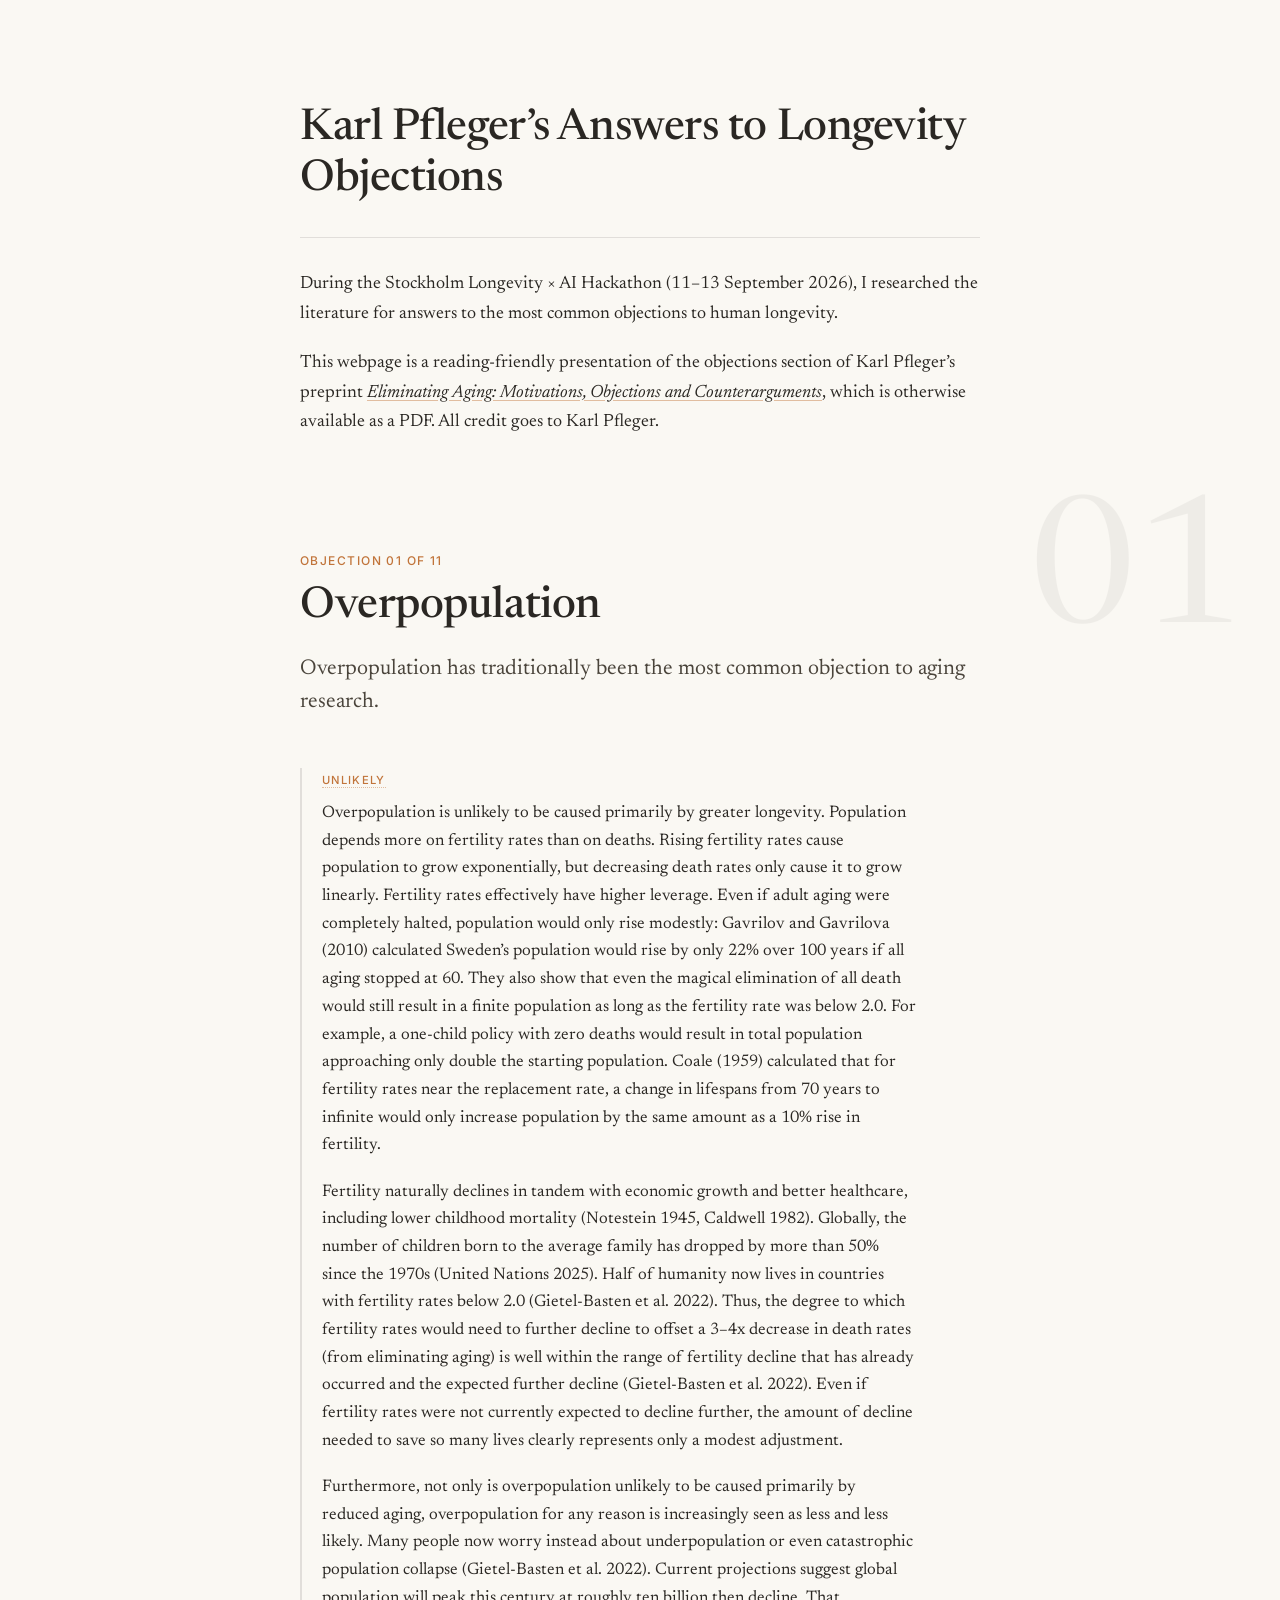
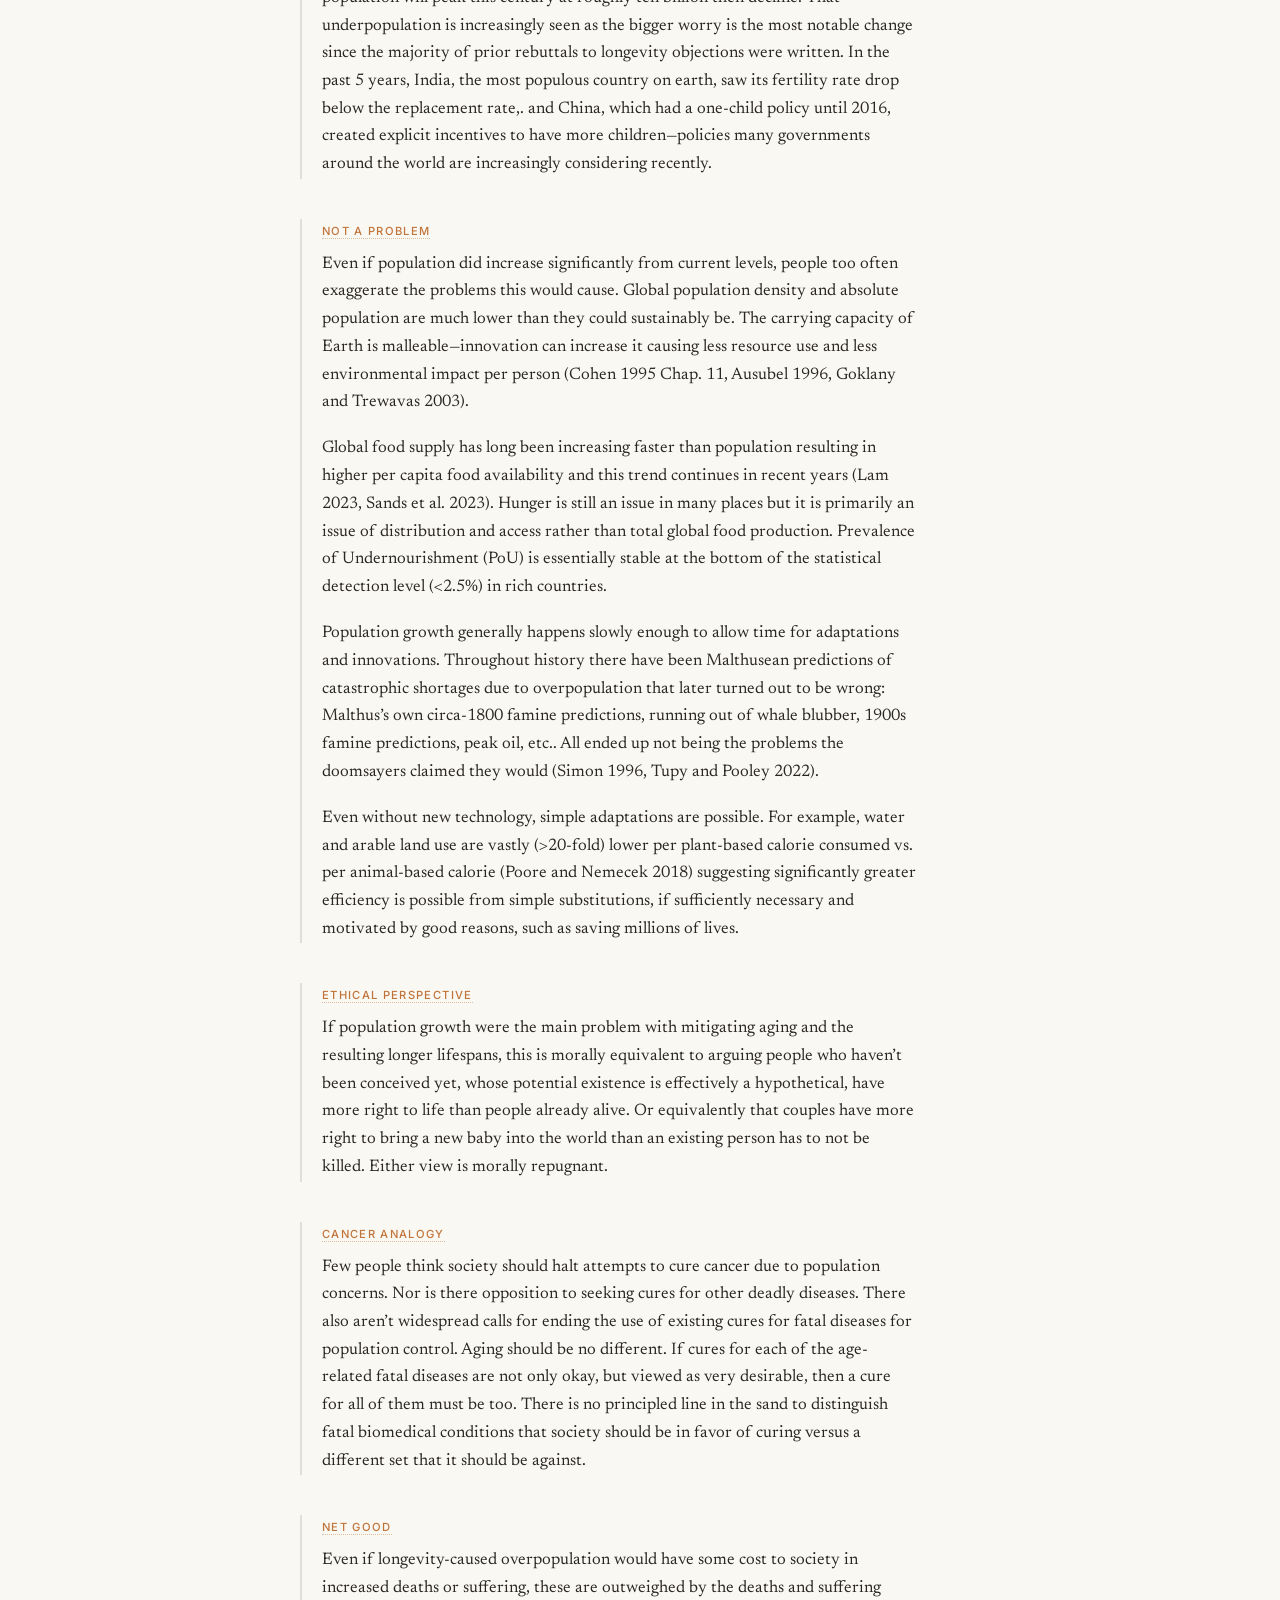
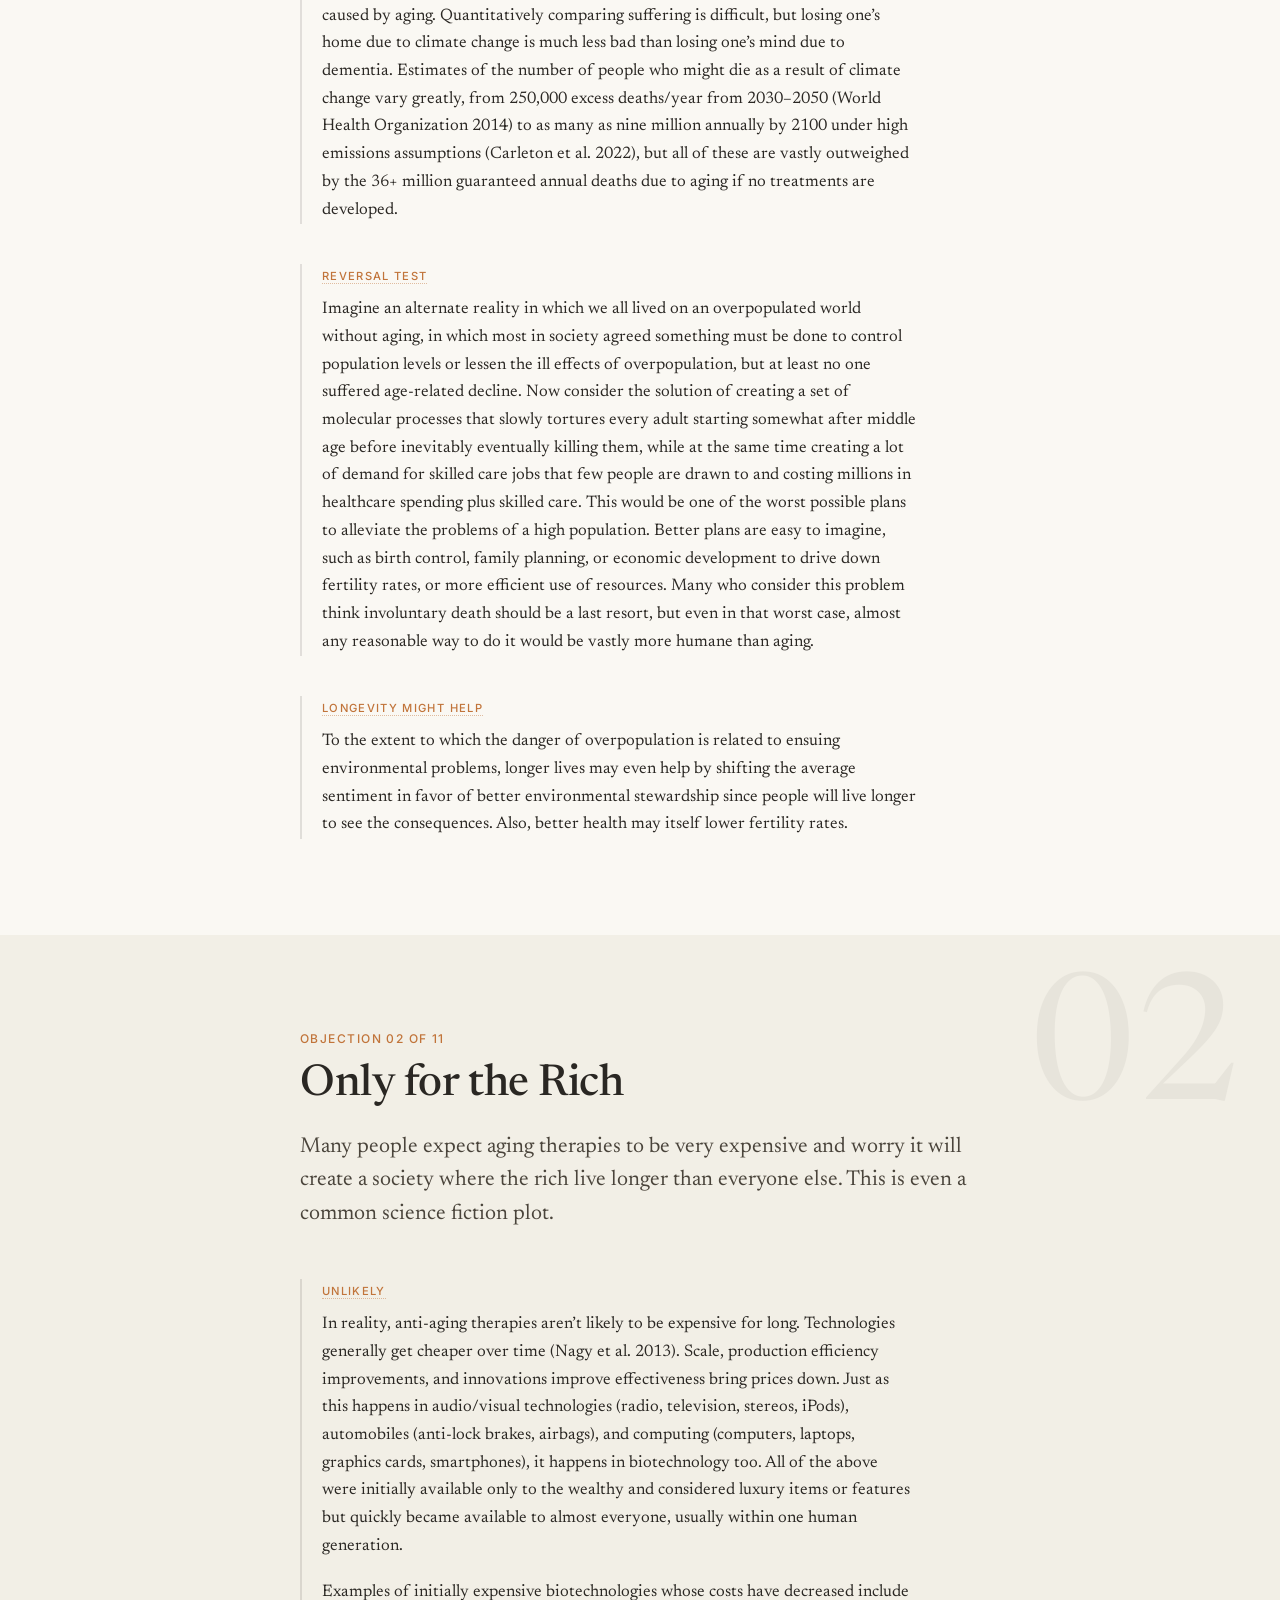
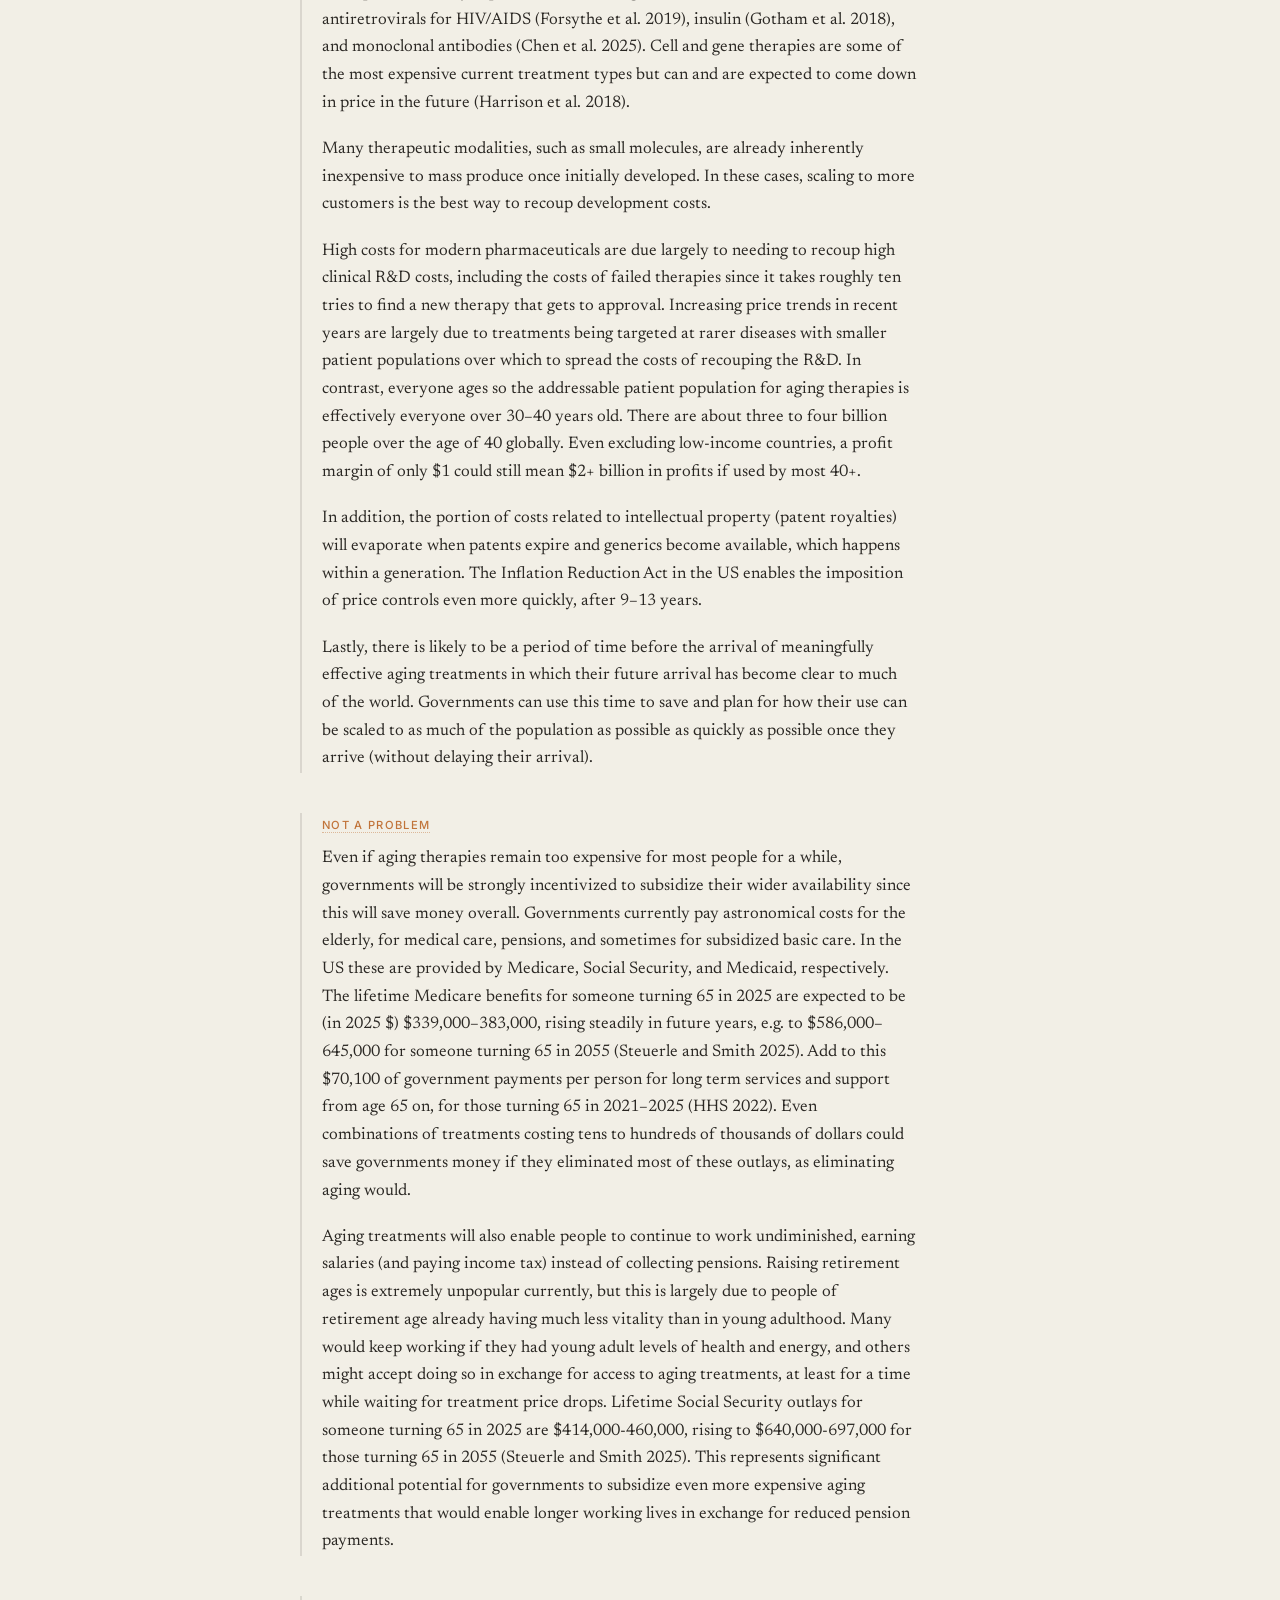
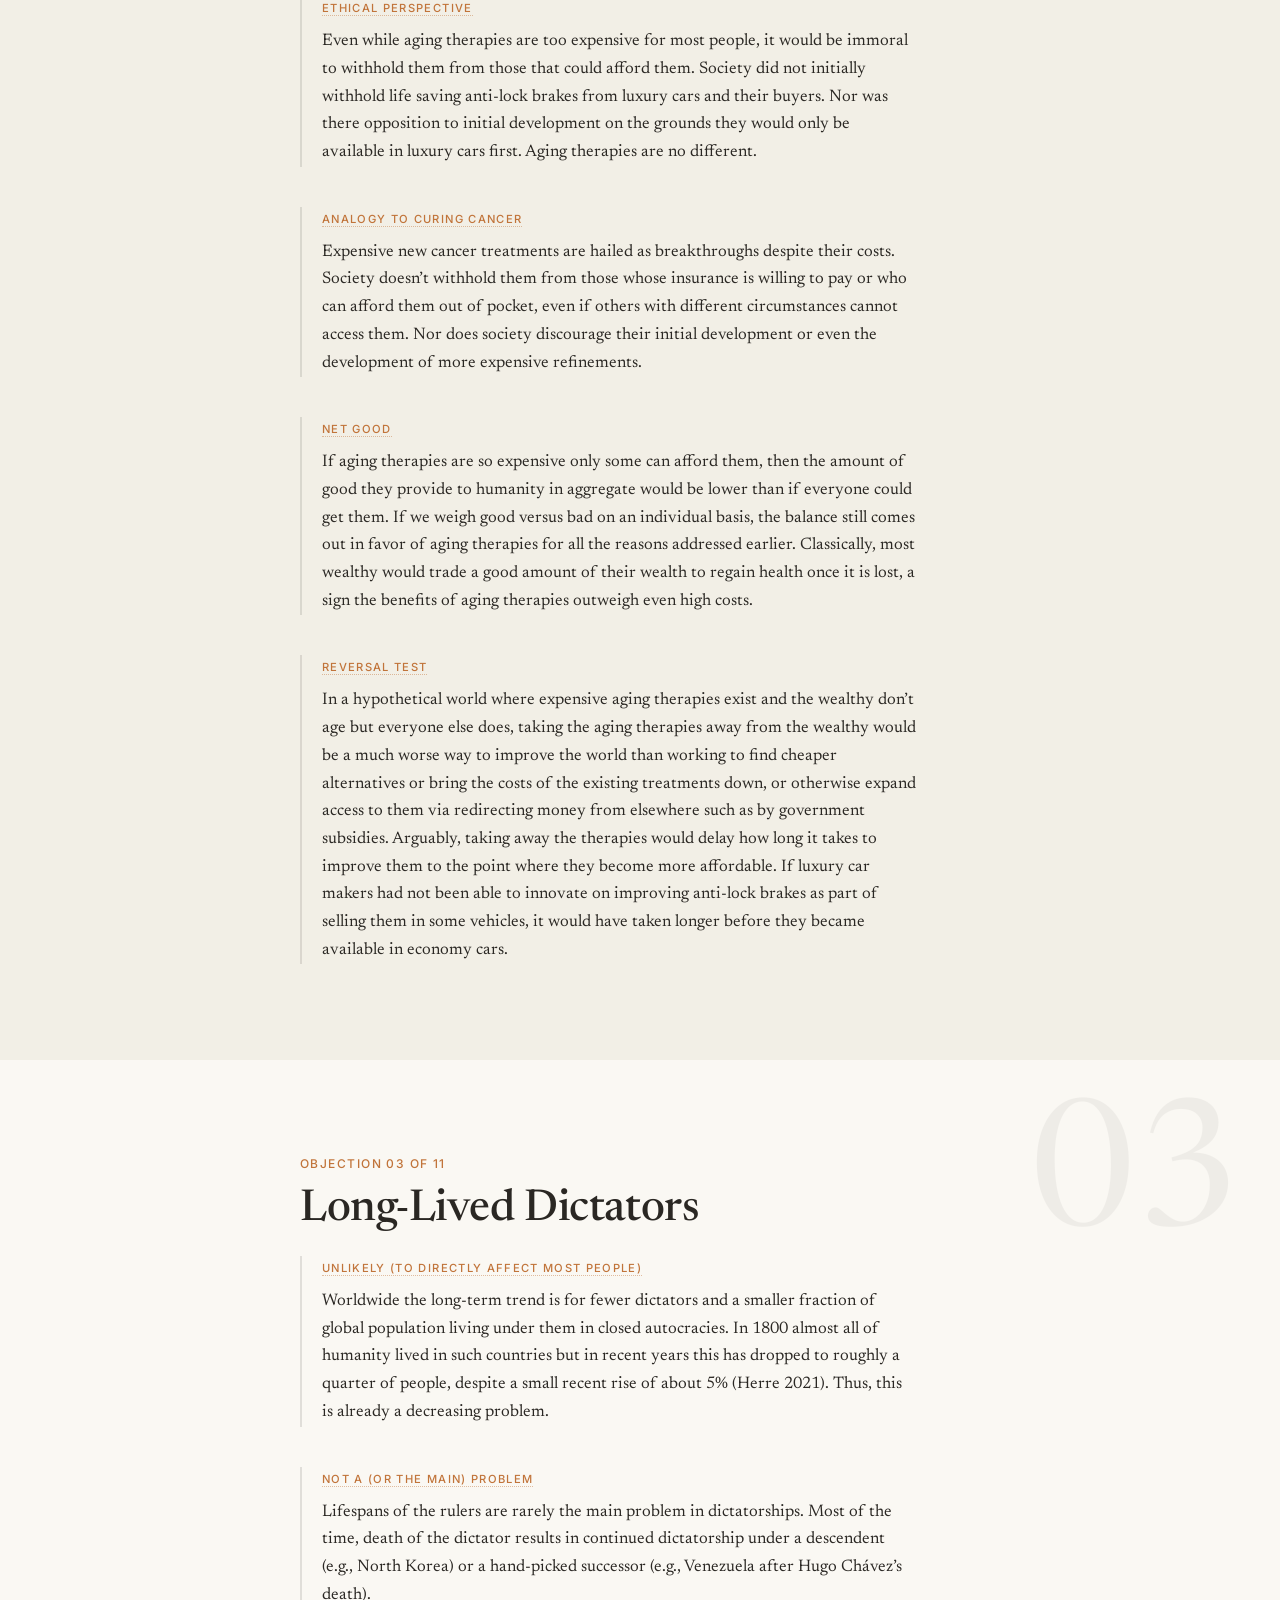
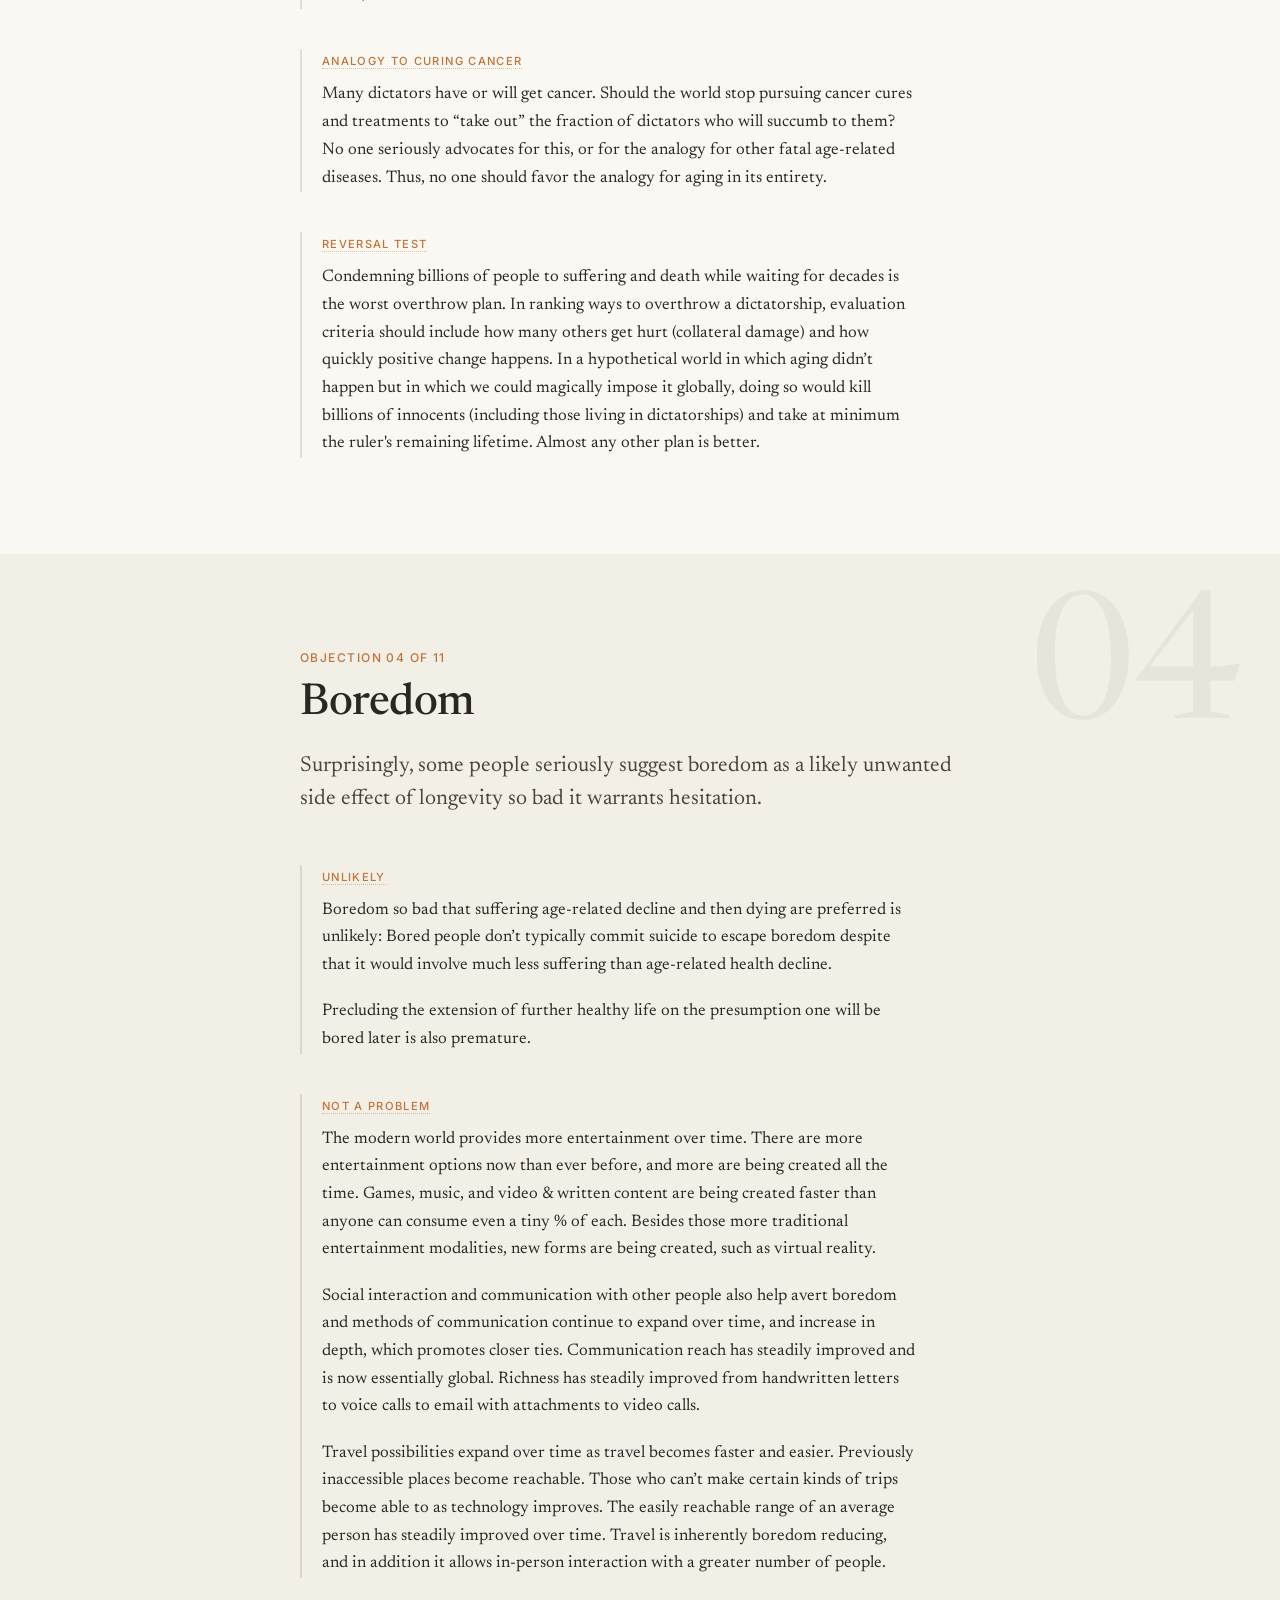
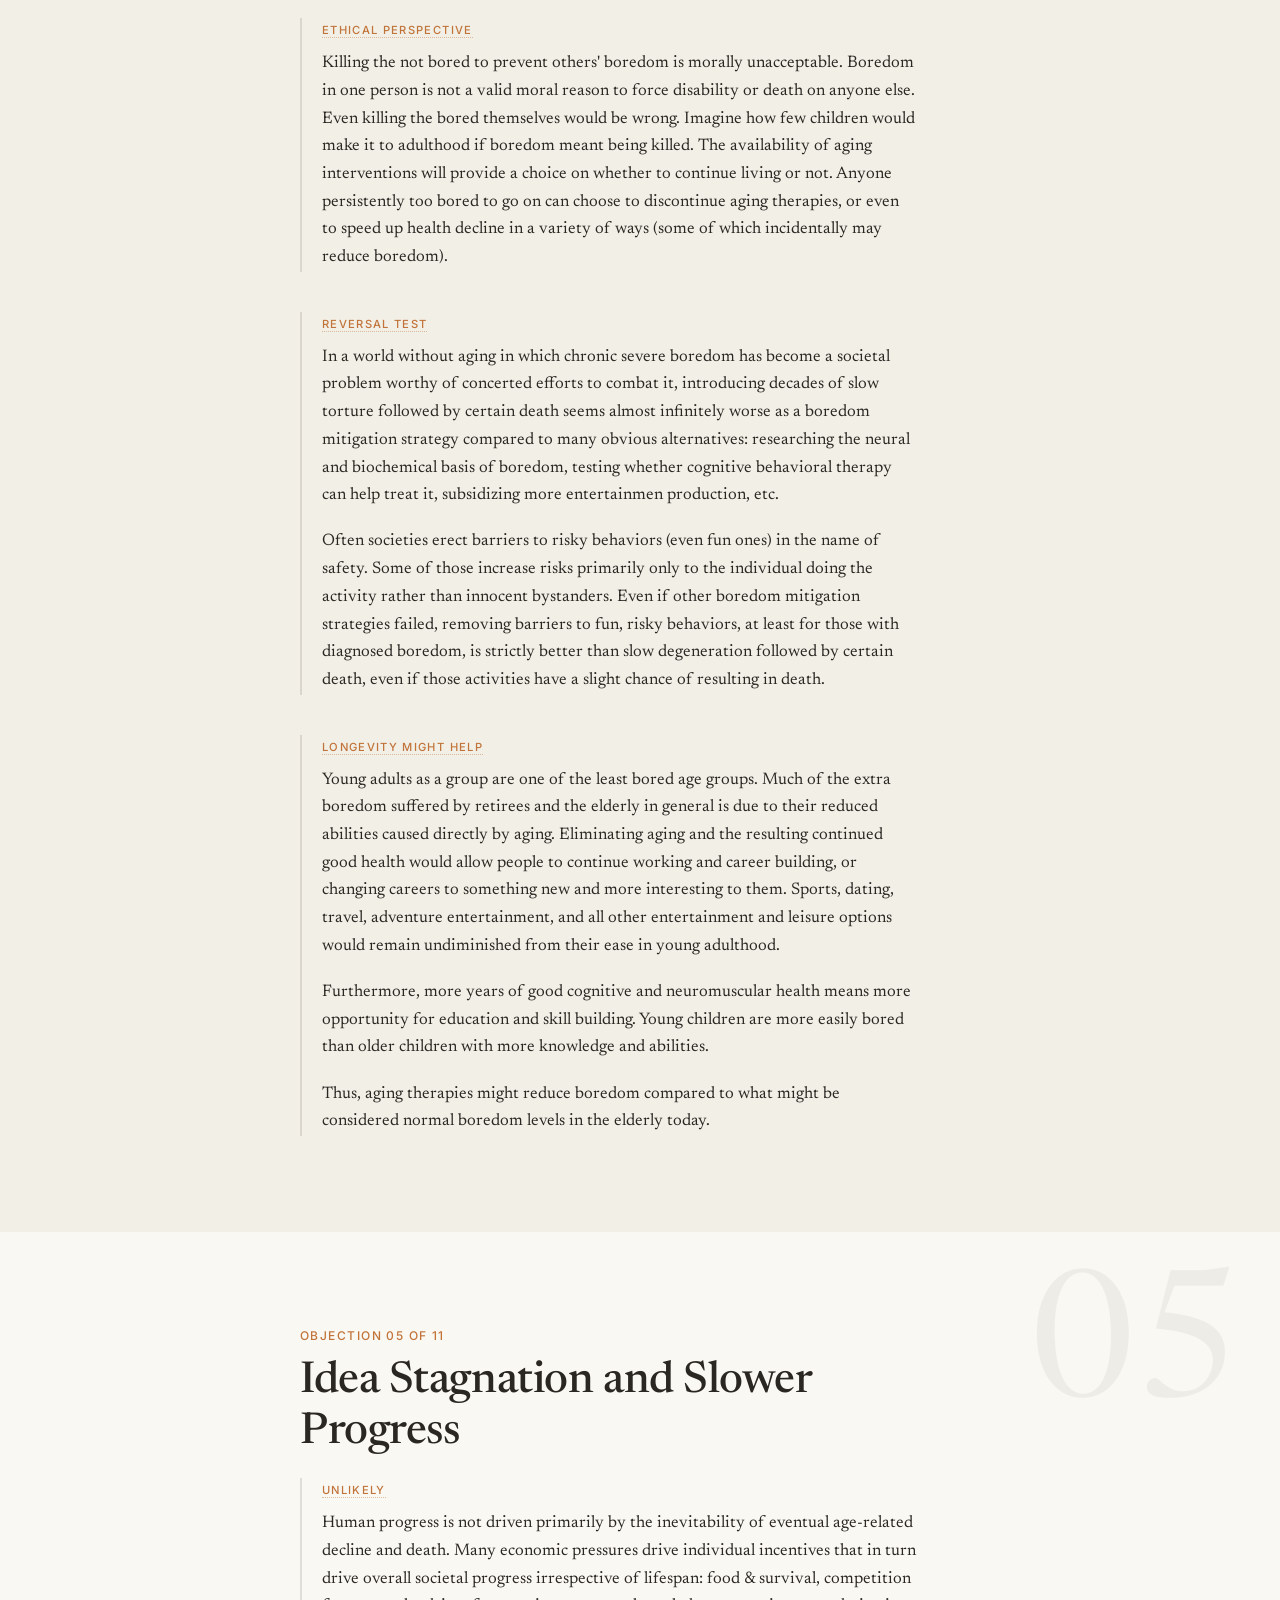
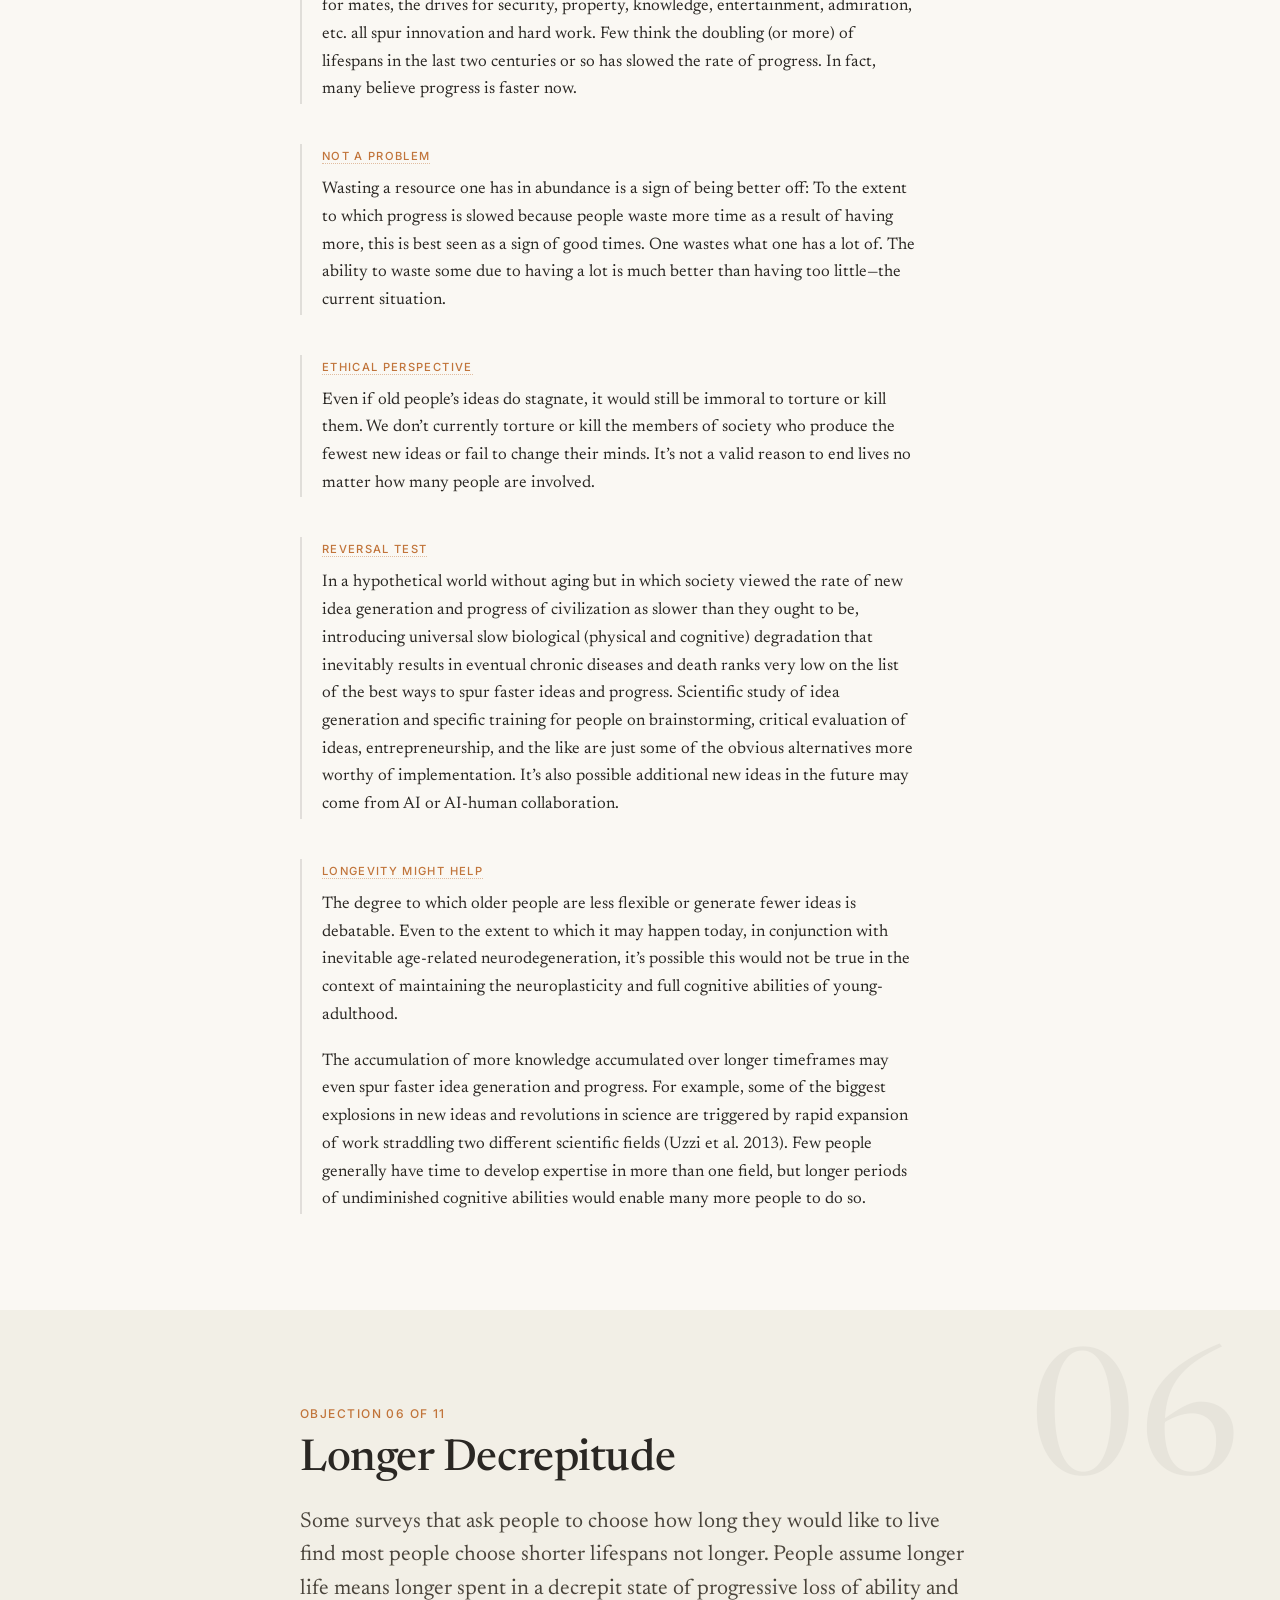
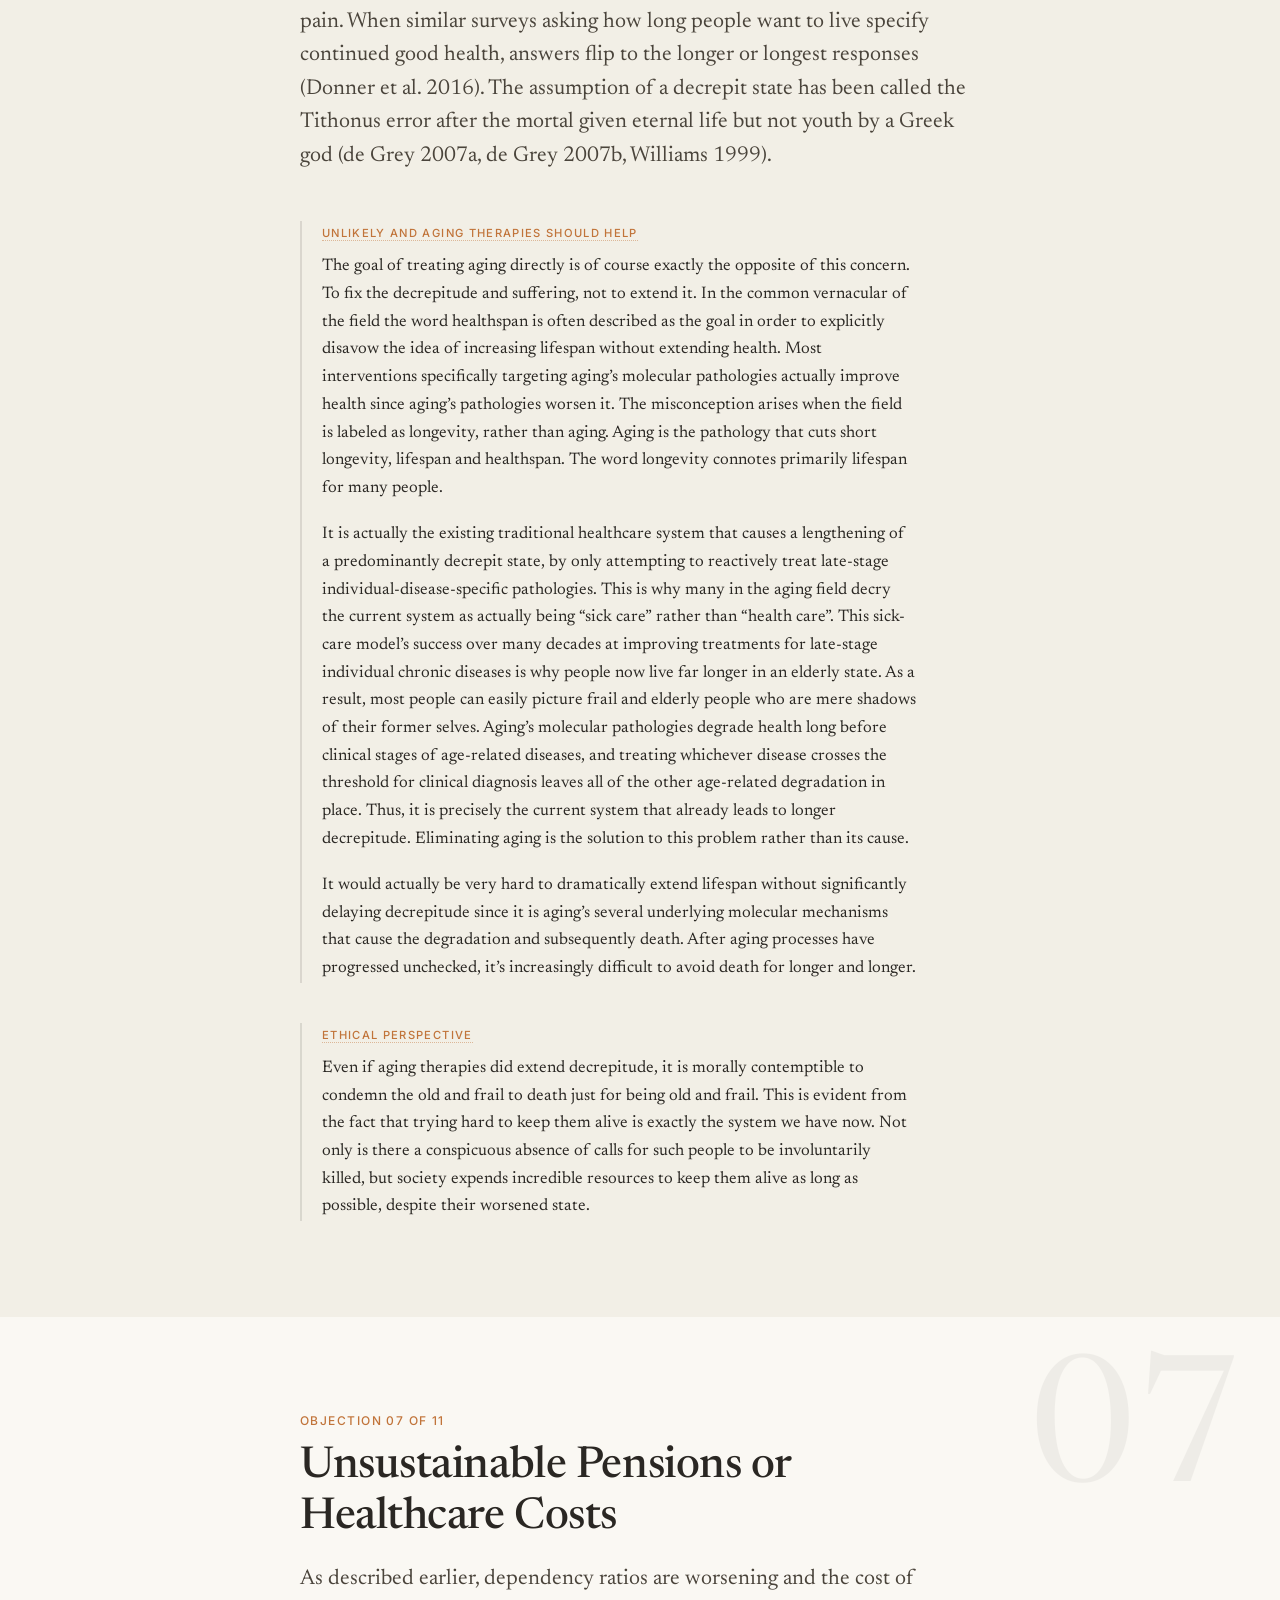
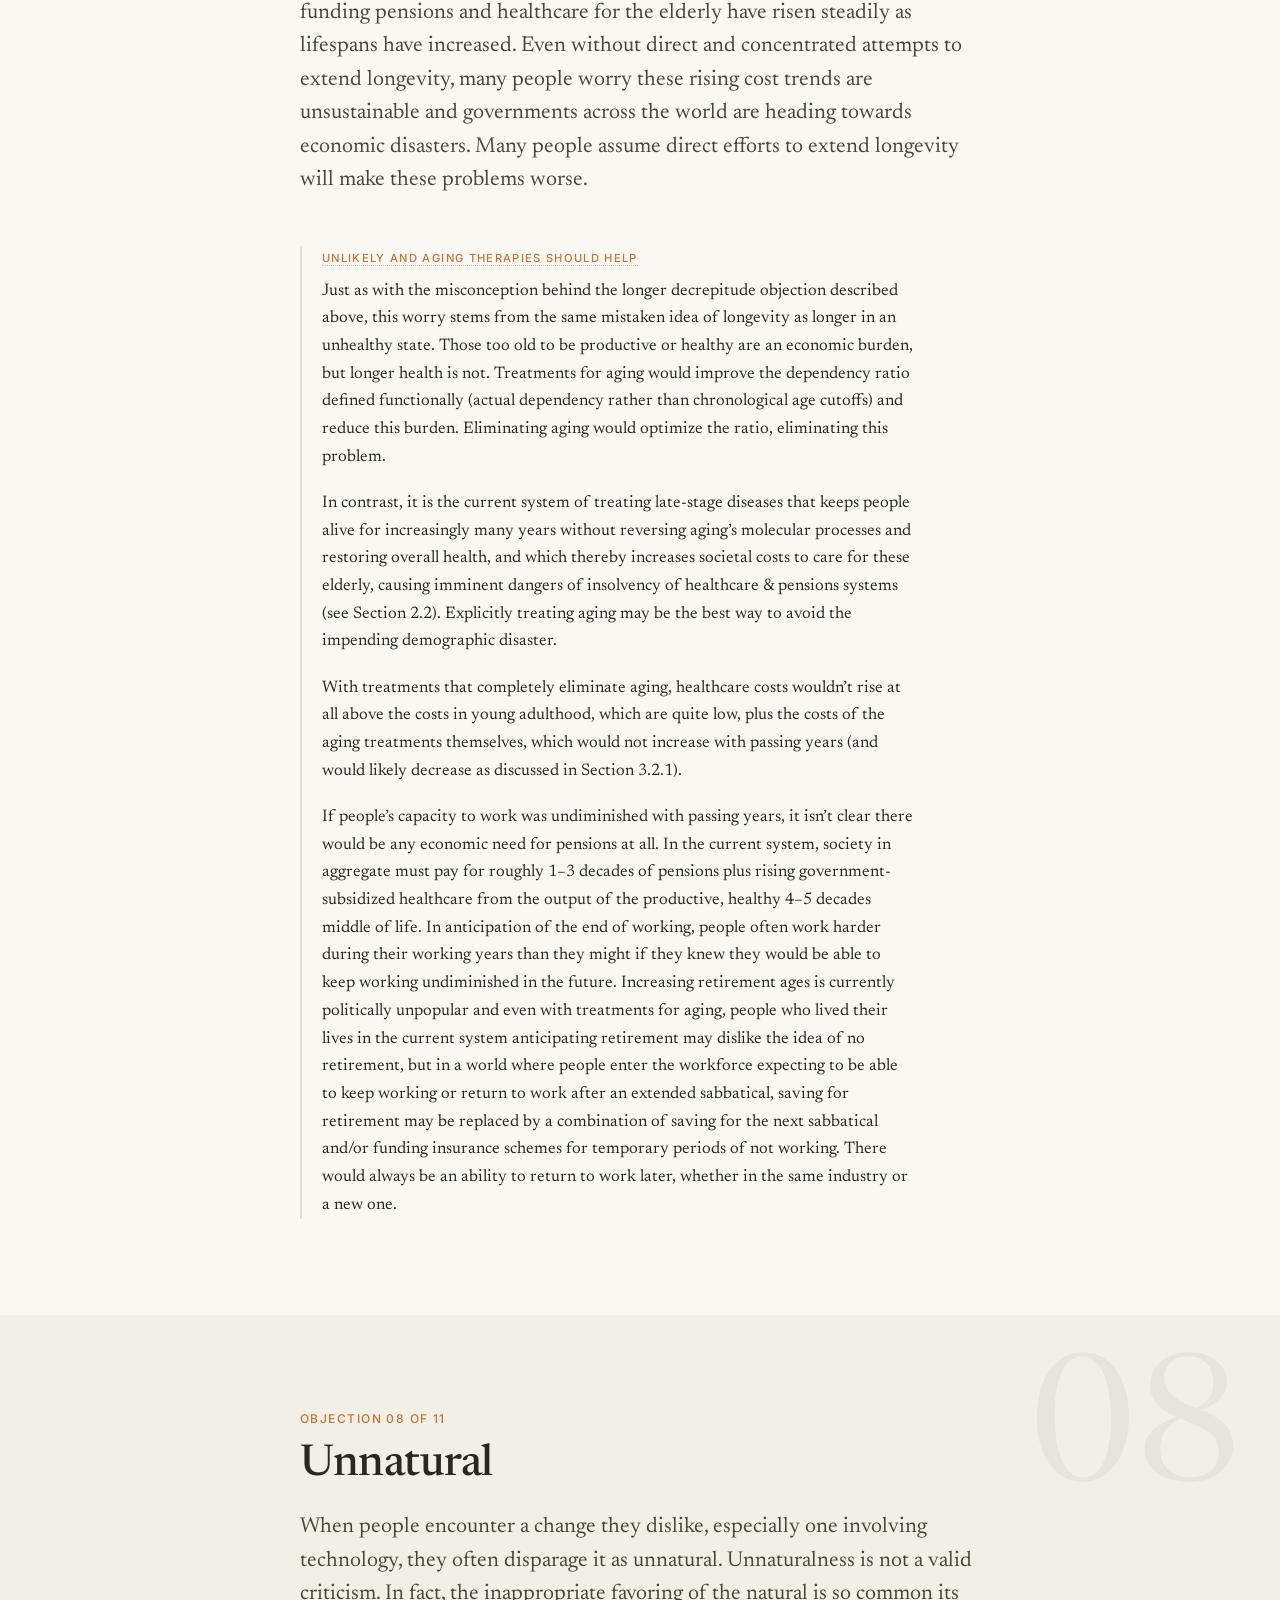
<file: Public/longevity-objections/index.html>
<!doctype html>
<html lang="en">
<head>
  <meta charset="utf-8" />
  <meta name="viewport" content="width=device-width, initial-scale=1" />
  <title>Longevity Objections</title>
  <link rel="preconnect" href="https://fonts.googleapis.com" />
  <link rel="preconnect" href="https://fonts.gstatic.com" crossorigin />
  <link href="https://fonts.googleapis.com/css2?family=Newsreader:ital,opsz,wght@0,6..72,400;0,6..72,500;1,6..72,400&family=Inter:wght@400;500&display=swap" rel="stylesheet" />
  <link rel="stylesheet" href="css/styles.css" />
  <script defer data-domain="sergheev.com" src="https://plausible.sergheev.com/js/script.js"></script>
</head>
<body>

  <header class="page-header">
    <h1 class="page-title">Karl Pfleger’s Answers to Longevity Objections</h1>
    <hr />
    <p class="page-intro">
      During the Stockholm Longevity × AI Hackathon (11&ndash;13 September 2026),
      I researched the literature for answers to the most common objections to human longevity.
    </p>
    <p class="page-intro">
      This webpage is a reading-friendly presentation of the objections section of Karl Pfleger’s preprint
      <a href="https://zenodo.org/records/18883009"><em>Eliminating Aging: Motivations, Objections and Counterarguments</em></a>,
      which is otherwise available as a PDF. All credit goes to Karl Pfleger.
    </p>
  </header>

  <main>

    <!-- ============ Objection 01 ============ -->
    <section class="objection" id="overpopulation">
      <span class="objection-bignum" aria-hidden="true">01</span>
      <div class="objection-inner">
        <p class="objection-eyebrow">Objection 01 of 11</p>
        <h2 class="objection-title">Overpopulation</h2>
        <p class="objection-intro">Overpopulation has traditionally been the most common objection to aging research.</p>

        <div class="argument-list">
          <article class="argument">
            <h3 class="argument-tag argument-tag--unlikely">Unlikely</h3>
            <p>Overpopulation is unlikely to be caused primarily by greater longevity. Population depends more on fertility rates than on deaths. Rising fertility rates cause population to grow exponentially, but decreasing death rates only cause it to grow linearly. Fertility rates effectively have higher leverage. Even if adult aging were completely halted, population would only rise modestly: Gavrilov and Gavrilova (2010) calculated Sweden’s population would rise by only 22% over 100 years if all aging stopped at 60. They also show that even the magical elimination of all death would still result in a finite population as long as the fertility rate was below 2.0. For example, a one-child policy with zero deaths would result in total population approaching only double the starting population. Coale (1959) calculated that for fertility rates near the replacement rate, a change in lifespans from 70 years to infinite would only increase population by the same amount as a 10% rise in fertility.</p>
            <p>Fertility naturally declines in tandem with economic growth and better healthcare, including lower childhood mortality (Notestein 1945, Caldwell 1982). Globally, the number of children born to the average family has dropped by more than 50% since the 1970s (United Nations 2025). Half of humanity now lives in countries with fertility rates below 2.0 (Gietel-Basten et al. 2022). Thus, the degree to which fertility rates would need to further decline to offset a 3–4x decrease in death rates (from eliminating aging) is well within the range of fertility decline that has already occurred and the expected further decline (Gietel-Basten et al. 2022). Even if fertility rates were not currently expected to decline further, the amount of decline needed to save so many lives clearly represents only a modest adjustment.</p>
            <p>Furthermore, not only is overpopulation unlikely to be caused primarily by reduced aging, overpopulation for any reason is increasingly seen as less and less likely. Many people now worry instead about underpopulation or even catastrophic population collapse (Gietel-Basten et al. 2022). Current projections suggest global population will peak this century at roughly ten billion then decline. That underpopulation is increasingly seen as the bigger worry is the most notable change since the majority of prior rebuttals to longevity objections were written. In the past 5 years, India, the most populous country on earth, saw its fertility rate drop below the replacement rate,. and China, which had a one-child policy until 2016, created explicit incentives to have more children&mdash;policies many governments around the world are increasingly considering recently.</p>
          </article>

          <article class="argument">
            <h3 class="argument-tag argument-tag--not-a-problem">Not a Problem</h3>
            <p>Even if population did increase significantly from current levels, people too often exaggerate the problems this would cause. Global population density and absolute population are much lower than they could sustainably be. The carrying capacity of Earth is malleable&mdash;innovation can increase it causing less resource use and less environmental impact per person (Cohen 1995 Chap. 11, Ausubel 1996, Goklany and Trewavas 2003).</p>
            <p>Global food supply has long been increasing faster than population resulting in higher per capita food availability and this trend continues in recent years (Lam 2023, Sands et al. 2023). Hunger is still an issue in many places but it is primarily an issue of distribution and access rather than total global food production. Prevalence of Undernourishment (PoU) is essentially stable at the bottom of the statistical detection level (&lt;2.5%) in rich countries.</p>
            <p>Population growth generally happens slowly enough to allow time for adaptations and innovations. Throughout history there have been Malthusean predictions of catastrophic shortages due to overpopulation that later turned out to be wrong: Malthus’s own circa-1800 famine predictions, running out of whale blubber, 1900s famine predictions, peak oil, etc.. All ended up not being the problems the doomsayers claimed they would (Simon 1996, Tupy and Pooley 2022).</p>
            <p>Even without new technology, simple adaptations are possible. For example, water and arable land use are vastly (&gt;20-fold) lower per plant-based calorie consumed vs. per animal-based calorie (Poore and Nemecek 2018) suggesting significantly greater efficiency is possible from simple substitutions, if sufficiently necessary and motivated by good reasons, such as saving millions of lives.</p>
          </article>

          <article class="argument">
            <h3 class="argument-tag argument-tag--ethical">Ethical Perspective</h3>
            <p>If population growth were the main problem with mitigating aging and the resulting longer lifespans, this is morally equivalent to arguing people who haven’t been conceived yet, whose potential existence is effectively a hypothetical, have more right to life than people already alive. Or equivalently that couples have more right to bring a new baby into the world than an existing person has to not be killed. Either view is morally repugnant.</p>
          </article>

          <article class="argument">
            <h3 class="argument-tag argument-tag--cancer">Cancer Analogy</h3>
            <p>Few people think society should halt attempts to cure cancer due to population concerns. Nor is there opposition to seeking cures for other deadly diseases. There also aren’t widespread calls for ending the use of existing cures for fatal diseases for population control. Aging should be no different. If cures for each of the age-related fatal diseases are not only okay, but viewed as very desirable, then a cure for all of them must be too. There is no principled line in the sand to distinguish fatal biomedical conditions that society should be in favor of curing versus a different set that it should be against.</p>
          </article>

          <article class="argument">
            <h3 class="argument-tag argument-tag--net-good">Net Good</h3>
            <p>Even if longevity-caused overpopulation would have some cost to society in increased deaths or suffering, these are outweighed by the deaths and suffering caused by aging. Quantitatively comparing suffering is difficult, but losing one’s home due to climate change is much less bad than losing one’s mind due to dementia. Estimates of the number of people who might die as a result of climate change vary greatly, from 250,000 excess deaths/year from 2030&ndash;2050 (World Health Organization 2014) to as many as nine million annually by 2100 under high emissions assumptions (Carleton et al. 2022), but all of these are vastly outweighed by the 36+ million guaranteed annual deaths due to aging if no treatments are developed.</p>
          </article>

          <article class="argument">
            <h3 class="argument-tag argument-tag--reversal">Reversal Test</h3>
            <p>Imagine an alternate reality in which we all lived on an overpopulated world without aging, in which most in society agreed something must be done to control population levels or lessen the ill effects of overpopulation, but at least no one suffered age-related decline. Now consider the solution of creating a set of molecular processes that slowly tortures every adult starting somewhat after middle age before inevitably eventually killing them, while at the same time creating a lot of demand for skilled care jobs that few people are drawn to and costing millions in healthcare spending plus skilled care. This would be one of the worst possible plans to alleviate the problems of a high population. Better plans are easy to imagine, such as birth control, family planning, or economic development to drive down fertility rates, or more efficient use of resources. Many who consider this problem think involuntary death should be a last resort, but even in that worst case, almost any reasonable way to do it would be vastly more humane than aging.</p>
          </article>

          <article class="argument">
            <h3 class="argument-tag argument-tag--might-help">Longevity Might Help</h3>
            <p>To the extent to which the danger of overpopulation is related to ensuing environmental problems, longer lives may even help by shifting the average sentiment in favor of better environmental stewardship since people will live longer to see the consequences. Also, better health may itself lower fertility rates.</p>
          </article>
        </div>
      </div>
    </section>

    <!-- ============ Objection 02 ============ -->
    <section class="objection objection--raised" id="only-for-the-rich">
      <span class="objection-bignum" aria-hidden="true">02</span>
      <div class="objection-inner">
        <p class="objection-eyebrow">Objection 02 of 11</p>
        <h2 class="objection-title">Only for the Rich</h2>
        <p class="objection-intro">Many people expect aging therapies to be very expensive and worry it will create a society where the rich live longer than everyone else. This is even a common science fiction plot.</p>

        <div class="argument-list">
          <article class="argument">
            <h3 class="argument-tag argument-tag--unlikely">Unlikely</h3>
            <p>In reality, anti-aging therapies aren’t likely to be expensive for long. Technologies generally get cheaper over time (Nagy et al. 2013). Scale, production efficiency improvements, and innovations improve effectiveness bring prices down. Just as this happens in audio/visual technologies (radio, television, stereos, iPods), automobiles (anti-lock brakes, airbags), and computing (computers, laptops, graphics cards, smartphones), it happens in biotechnology too. All of the above were initially available only to the wealthy and considered luxury items or features but quickly became available to almost everyone, usually within one human generation.</p>
            <p>Examples of initially expensive biotechnologies whose costs have decreased include antiretrovirals for HIV/AIDS (Forsythe et al. 2019), insulin (Gotham et al. 2018), and monoclonal antibodies (Chen et al. 2025). Cell and gene therapies are some of the most expensive current treatment types but can and are expected to come down in price in the future (Harrison et al. 2018).</p>
            <p>Many therapeutic modalities, such as small molecules, are already inherently inexpensive to mass produce once initially developed. In these cases, scaling to more customers is the best way to recoup development costs.</p>
            <p>High costs for modern pharmaceuticals are due largely to needing to recoup high clinical R&amp;D costs, including the costs of failed therapies since it takes roughly ten tries to find a new therapy that gets to approval. Increasing price trends in recent years are largely due to treatments being targeted at rarer diseases with smaller patient populations over which to spread the costs of recouping the R&amp;D. In contrast, everyone ages so the addressable patient population for aging therapies is effectively everyone over 30&ndash;40 years old. There are about three to four billion people over the age of 40 globally. Even excluding low-income countries, a profit margin of only $1 could still mean $2+ billion in profits if used by most 40+.</p>
            <p>In addition, the portion of costs related to intellectual property (patent royalties) will evaporate when patents expire and generics become available, which happens within a generation. The Inflation Reduction Act in the US enables the imposition of price controls even more quickly, after 9&ndash;13 years.</p>
            <p>Lastly, there is likely to be a period of time before the arrival of meaningfully effective aging treatments in which their future arrival has become clear to much of the world. Governments can use this time to save and plan for how their use can be scaled to as much of the population as possible as quickly as possible once they arrive (without delaying their arrival).</p>
          </article>

          <article class="argument">
            <h3 class="argument-tag argument-tag--not-a-problem">Not a Problem</h3>
            <p>Even if aging therapies remain too expensive for most people for a while, governments will be strongly incentivized to subsidize their wider availability since this will save money overall. Governments currently pay astronomical costs for the elderly, for medical care, pensions, and sometimes for subsidized basic care. In the US these are provided by Medicare, Social Security, and Medicaid, respectively. The lifetime Medicare benefits for someone turning 65 in 2025 are expected to be (in 2025 $) $339,000&ndash;383,000, rising steadily in future years, e.g. to $586,000&ndash;645,000 for someone turning 65 in 2055 (Steuerle and Smith 2025). Add to this $70,100 of government payments per person for long term services and support from age 65 on, for those turning 65 in 2021&ndash;2025 (HHS 2022). Even combinations of treatments costing tens to hundreds of thousands of dollars could save governments money if they eliminated most of these outlays, as eliminating aging would.</p>
            <p>Aging treatments will also enable people to continue to work undiminished, earning salaries (and paying income tax) instead of collecting pensions. Raising retirement ages is extremely unpopular currently, but this is largely due to people of retirement age already having much less vitality than in young adulthood. Many would keep working if they had young adult levels of health and energy, and others might accept doing so in exchange for access to aging treatments, at least for a time while waiting for treatment price drops. Lifetime Social Security outlays for someone turning 65 in 2025 are $414,000-460,000, rising to $640,000-697,000 for those turning 65 in 2055 (Steuerle and Smith 2025). This represents significant additional potential for governments to subsidize even more expensive aging treatments that would enable longer working lives in exchange for reduced pension payments.</p>
          </article>

          <article class="argument">
            <h3 class="argument-tag argument-tag--ethical">Ethical Perspective</h3>
            <p>Even while aging therapies are too expensive for most people, it would be immoral to withhold them from those that could afford them. Society did not initially withhold life saving anti-lock brakes from luxury cars and their buyers. Nor was there opposition to initial development on the grounds they would only be available in luxury cars first. Aging therapies are no different.</p>
          </article>

          <article class="argument">
            <h3 class="argument-tag argument-tag--cancer">Analogy to Curing Cancer</h3>
            <p>Expensive new cancer treatments are hailed as breakthroughs despite their costs. Society doesn’t withhold them from those whose insurance is willing to pay or who can afford them out of pocket, even if others with different circumstances cannot access them. Nor does society discourage their initial development or even the development of more expensive refinements.</p>
          </article>

          <article class="argument">
            <h3 class="argument-tag argument-tag--net-good">Net Good</h3>
            <p>If aging therapies are so expensive only some can afford them, then the amount of good they provide to humanity in aggregate would be lower than if everyone could get them. If we weigh good versus bad on an individual basis, the balance still comes out in favor of aging therapies for all the reasons addressed earlier. Classically, most wealthy would trade a good amount of their wealth to regain health once it is lost, a sign the benefits of aging therapies outweigh even high costs.</p>
          </article>

          <article class="argument">
            <h3 class="argument-tag argument-tag--reversal">Reversal Test</h3>
            <p>In a hypothetical world where expensive aging therapies exist and the wealthy don’t age but everyone else does, taking the aging therapies away from the wealthy would be a much worse way to improve the world than working to find cheaper alternatives or bring the costs of the existing treatments down, or otherwise expand access to them via redirecting money from elsewhere such as by government subsidies. Arguably, taking away the therapies would delay how long it takes to improve them to the point where they become more affordable. If luxury car makers had not been able to innovate on improving anti-lock brakes as part of selling them in some vehicles, it would have taken longer before they became available in economy cars.</p>
          </article>
        </div>
      </div>
    </section>

    <!-- ============ Objection 03 ============ -->
    <section class="objection" id="long-lived-dictators">
      <span class="objection-bignum" aria-hidden="true">03</span>
      <div class="objection-inner">
        <p class="objection-eyebrow">Objection 03 of 11</p>
        <h2 class="objection-title">Long-Lived Dictators</h2>

        <div class="argument-list">
          <article class="argument">
            <h3 class="argument-tag argument-tag--unlikely">Unlikely (To Directly Affect Most People)</h3>
            <p>Worldwide the long-term trend is for fewer dictators and a smaller fraction of global population living under them in closed autocracies. In 1800 almost all of humanity lived in such countries but in recent years this has dropped to roughly a quarter of people, despite a small recent rise of about 5% (Herre 2021). Thus, this is already a decreasing problem.</p>
          </article>

          <article class="argument">
            <h3 class="argument-tag argument-tag--not-a-problem">Not a (or the Main) Problem</h3>
            <p>Lifespans of the rulers are rarely the main problem in dictatorships. Most of the time, death of the dictator results in continued dictatorship under a descendent (e.g., North Korea) or a hand-picked successor (e.g., Venezuela after Hugo Ch&aacute;vez&rsquo;s death).</p>
          </article>

          <article class="argument">
            <h3 class="argument-tag argument-tag--cancer">Analogy to Curing Cancer</h3>
            <p>Many dictators have or will get cancer. Should the world stop pursuing cancer cures and treatments to &ldquo;take out&rdquo; the fraction of dictators who will succumb to them? No one seriously advocates for this, or for the analogy for other fatal age-related diseases. Thus, no one should favor the analogy for aging in its entirety.</p>
          </article>

          <article class="argument">
            <h3 class="argument-tag argument-tag--reversal">Reversal Test</h3>
            <p>Condemning billions of people to suffering and death while waiting for decades is the worst overthrow plan. In ranking ways to overthrow a dictatorship, evaluation criteria should include how many others get hurt (collateral damage) and how quickly positive change happens. In a hypothetical world in which aging didn’t happen but in which we could magically impose it globally, doing so would kill billions of innocents (including those living in dictatorships) and take at minimum the ruler's remaining lifetime. Almost any other plan is better.</p>
          </article>
        </div>
      </div>
    </section>

    <!-- ============ Objection 04 ============ -->
    <section class="objection objection--raised" id="boredom">
      <span class="objection-bignum" aria-hidden="true">04</span>
      <div class="objection-inner">
        <p class="objection-eyebrow">Objection 04 of 11</p>
        <h2 class="objection-title">Boredom</h2>
        <p class="objection-intro">Surprisingly, some people seriously suggest boredom as a likely unwanted side effect of longevity so bad it warrants hesitation.</p>

        <div class="argument-list">
          <article class="argument">
            <h3 class="argument-tag argument-tag--unlikely">Unlikely</h3>
            <p>Boredom so bad that suffering age-related decline and then dying are preferred is unlikely: Bored people don’t typically commit suicide to escape boredom despite that it would involve much less suffering than age-related health decline.</p>
            <p>Precluding the extension of further healthy life on the presumption one will be bored later is also premature.</p>
          </article>

          <article class="argument">
            <h3 class="argument-tag argument-tag--not-a-problem">Not a Problem</h3>
            <p>The modern world provides more entertainment over time. There are more entertainment options now than ever before, and more are being created all the time. Games, music, and video &amp; written content are being created faster than anyone can consume even a tiny % of each. Besides those more traditional entertainment modalities, new forms are being created, such as virtual reality.</p>
            <p>Social interaction and communication with other people also help avert boredom and methods of communication continue to expand over time, and increase in depth, which promotes closer ties. Communication reach has steadily improved and is now essentially global. Richness has steadily improved from handwritten letters to voice calls to email with attachments to video calls.</p>
            <p>Travel possibilities expand over time as travel becomes faster and easier. Previously inaccessible places become reachable. Those who can’t make certain kinds of trips become able to as technology improves. The easily reachable range of an average person has steadily improved over time. Travel is inherently boredom reducing, and in addition it allows in-person interaction with a greater number of people.</p>
          </article>

          <article class="argument">
            <h3 class="argument-tag argument-tag--ethical">Ethical Perspective</h3>
            <p>Killing the not bored to prevent others' boredom is morally unacceptable. Boredom in one person is not a valid moral reason to force disability or death on anyone else. Even killing the bored themselves would be wrong. Imagine how few children would make it to adulthood if boredom meant being killed. The availability of aging interventions will provide a choice on whether to continue living or not. Anyone persistently too bored to go on can choose to discontinue aging therapies, or even to speed up health decline in a variety of ways (some of which incidentally may reduce boredom).</p>
          </article>

          <article class="argument">
            <h3 class="argument-tag argument-tag--reversal">Reversal Test</h3>
            <p>In a world without aging in which chronic severe boredom has become a societal problem worthy of concerted efforts to combat it, introducing decades of slow torture followed by certain death seems almost infinitely worse as a boredom mitigation strategy compared to many obvious alternatives: researching the neural and biochemical basis of boredom, testing whether cognitive behavioral therapy can help treat it, subsidizing more entertainmen production, etc.</p>
            <p>Often societies erect barriers to risky behaviors (even fun ones) in the name of safety. Some of those increase risks primarily only to the individual doing the activity rather than innocent bystanders. Even if other boredom mitigation strategies failed, removing barriers to fun, risky behaviors, at least for those with diagnosed boredom, is strictly better than slow degeneration followed by certain death, even if those activities have a slight chance of resulting in death.</p>
          </article>

          <article class="argument">
            <h3 class="argument-tag argument-tag--might-help">Longevity Might Help</h3>
            <p>Young adults as a group are one of the least bored age groups. Much of the extra boredom suffered by retirees and the elderly in general is due to their reduced abilities caused directly by aging. Eliminating aging and the resulting continued good health would allow people to continue working and career building, or changing careers to something new and more interesting to them. Sports, dating, travel, adventure entertainment, and all other entertainment and leisure options would remain undiminished from their ease in young adulthood.</p>
            <p>Furthermore, more years of good cognitive and neuromuscular health means more opportunity for education and skill building. Young children are more easily bored than older children with more knowledge and abilities.</p>
            <p>Thus, aging therapies might reduce boredom compared to what might be considered normal boredom levels in the elderly today.</p>
          </article>
        </div>
      </div>
    </section>

    <!-- ============ Objection 05 ============ -->
    <section class="objection" id="idea-stagnation">
      <span class="objection-bignum" aria-hidden="true">05</span>
      <div class="objection-inner">
        <p class="objection-eyebrow">Objection 05 of 11</p>
        <h2 class="objection-title">Idea Stagnation and Slower Progress</h2>

        <div class="argument-list">
          <article class="argument">
            <h3 class="argument-tag argument-tag--unlikely">Unlikely</h3>
            <p>Human progress is not driven primarily by the inevitability of eventual age-related decline and death. Many economic pressures drive individual incentives that in turn drive overall societal progress irrespective of lifespan: food &amp; survival, competition for mates, the drives for security, property, knowledge, entertainment, admiration, etc. all spur innovation and hard work. Few think the doubling (or more) of lifespans in the last two centuries or so has slowed the rate of progress. In fact, many believe progress is faster now.</p>
          </article>

          <article class="argument">
            <h3 class="argument-tag argument-tag--not-a-problem">Not a Problem</h3>
            <p>Wasting a resource one has in abundance is a sign of being better off: To the extent to which progress is slowed because people waste more time as a result of having more, this is best seen as a sign of good times. One wastes what one has a lot of. The ability to waste some due to having a lot is much better than having too little&mdash;the current situation.</p>
          </article>

          <article class="argument">
            <h3 class="argument-tag argument-tag--ethical">Ethical Perspective</h3>
            <p>Even if old people’s ideas do stagnate, it would still be immoral to torture or kill them. We don’t currently torture or kill the members of society who produce the fewest new ideas or fail to change their minds. It’s not a valid reason to end lives no matter how many people are involved.</p>
          </article>

          <article class="argument">
            <h3 class="argument-tag argument-tag--reversal">Reversal Test</h3>
            <p>In a hypothetical world without aging but in which society viewed the rate of new idea generation and progress of civilization as slower than they ought to be, introducing universal slow biological (physical and cognitive) degradation that inevitably results in eventual chronic diseases and death ranks very low on the list of the best ways to spur faster ideas and progress. Scientific study of idea generation and specific training for people on brainstorming, critical evaluation of ideas, entrepreneurship, and the like are just some of the obvious alternatives more worthy of implementation. It’s also possible additional new ideas in the future may come from AI or AI-human collaboration.</p>
          </article>

          <article class="argument">
            <h3 class="argument-tag argument-tag--might-help">Longevity Might Help</h3>
            <p>The degree to which older people are less flexible or generate fewer ideas is debatable. Even to the extent to which it may happen today, in conjunction with inevitable age-related neurodegeneration, it’s possible this would not be true in the context of maintaining the neuroplasticity and full cognitive abilities of young-adulthood.</p>
            <p>The accumulation of more knowledge accumulated over longer timeframes may even spur faster idea generation and progress. For example, some of the biggest explosions in new ideas and revolutions in science are triggered by rapid expansion of work straddling two different scientific fields (Uzzi et al. 2013). Few people generally have time to develop expertise in more than one field, but longer periods of undiminished cognitive abilities would enable many more people to do so.</p>
          </article>
        </div>
      </div>
    </section>

    <!-- ============ Objection 06 ============ -->
    <section class="objection objection--raised" id="longer-decrepitude">
      <span class="objection-bignum" aria-hidden="true">06</span>
      <div class="objection-inner">
        <p class="objection-eyebrow">Objection 06 of 11</p>
        <h2 class="objection-title">Longer Decrepitude</h2>
        <p class="objection-intro">Some surveys that ask people to choose how long they would like to live find most people choose shorter lifespans not longer. People assume longer life means longer spent in a decrepit state of progressive loss of ability and pain. When similar surveys asking how long people want to live specify continued good health, answers flip to the longer or longest responses (Donner et al. 2016). The assumption of a decrepit state has been called the Tithonus error after the mortal given eternal life but not youth by a Greek god (de Grey 2007a, de Grey 2007b, Williams 1999).</p>

        <div class="argument-list">
          <article class="argument">
            <h3 class="argument-tag argument-tag--unlikely">Unlikely and Aging Therapies Should Help</h3>
            <p>The goal of treating aging directly is of course exactly the opposite of this concern. To fix the decrepitude and suffering, not to extend it. In the common vernacular of the field the word healthspan is often described as the goal in order to explicitly disavow the idea of increasing lifespan without extending health. Most interventions specifically targeting aging’s molecular pathologies actually improve health since aging’s pathologies worsen it. The misconception arises when the field is labeled as longevity, rather than aging. Aging is the pathology that cuts short longevity, lifespan and healthspan. The word longevity connotes primarily lifespan for many people.</p>
            <p>It is actually the existing traditional healthcare system that causes a lengthening of a predominantly decrepit state, by only attempting to reactively treat late-stage individual-disease-specific pathologies. This is why many in the aging field decry the current system as actually being &ldquo;sick care&rdquo; rather than &ldquo;health care&rdquo;. This sick-care model’s success over many decades at improving treatments for late-stage individual chronic diseases is why people now live far longer in an elderly state. As a result, most people can easily picture frail and elderly people who are mere shadows of their former selves. Aging’s molecular pathologies degrade health long before clinical stages of age-related diseases, and treating whichever disease crosses the threshold for clinical diagnosis leaves all of the other age-related degradation in place. Thus, it is precisely the current system that already leads to longer decrepitude. Eliminating aging is the solution to this problem rather than its cause.</p>
            <p>It would actually be very hard to dramatically extend lifespan without significantly delaying decrepitude since it is aging’s several underlying molecular mechanisms that cause the degradation and subsequently death. After aging processes have progressed unchecked, it’s increasingly difficult to avoid death for longer and longer.</p>
          </article>

          <article class="argument">
            <h3 class="argument-tag argument-tag--ethical">Ethical Perspective</h3>
            <p>Even if aging therapies did extend decrepitude, it is morally contemptible to condemn the old and frail to death just for being old and frail. This is evident from the fact that trying hard to keep them alive is exactly the system we have now. Not only is there a conspicuous absence of calls for such people to be involuntarily killed, but society expends incredible resources to keep them alive as long as possible, despite their worsened state.</p>
          </article>
        </div>
      </div>
    </section>

    <!-- ============ Objection 07 ============ -->
    <section class="objection" id="unsustainable-pensions">
      <span class="objection-bignum" aria-hidden="true">07</span>
      <div class="objection-inner">
        <p class="objection-eyebrow">Objection 07 of 11</p>
        <h2 class="objection-title">Unsustainable Pensions or Healthcare Costs</h2>
        <p class="objection-intro">As described earlier, dependency ratios are worsening and the cost of funding pensions and healthcare for the elderly have risen steadily as lifespans have increased. Even without direct and concentrated attempts to extend longevity, many people worry these rising cost trends are unsustainable and governments across the world are heading towards economic disasters. Many people assume direct efforts to extend longevity will make these problems worse.</p>

        <div class="argument-list">
          <article class="argument">
            <h3 class="argument-tag argument-tag--unlikely">Unlikely and Aging Therapies Should Help</h3>
            <p>Just as with the misconception behind the longer decrepitude objection described above, this worry stems from the same mistaken idea of longevity as longer in an unhealthy state. Those too old to be productive or healthy are an economic burden, but longer health is not. Treatments for aging would improve the dependency ratio defined functionally (actual dependency rather than chronological age cutoffs) and reduce this burden. Eliminating aging would optimize the ratio, eliminating this problem.</p>
            <p>In contrast, it is the current system of treating late-stage diseases that keeps people alive for increasingly many years without reversing aging’s molecular processes and restoring overall health, and which thereby increases societal costs to care for these elderly, causing imminent dangers of insolvency of healthcare &amp; pensions systems (see Section 2.2). Explicitly treating aging may be the best way to avoid the impending demographic disaster.</p>
            <p>With treatments that completely eliminate aging, healthcare costs wouldn’t rise at all above the costs in young adulthood, which are quite low, plus the costs of the aging treatments themselves, which would not increase with passing years (and would likely decrease as discussed in Section 3.2.1).</p>
            <p>If people’s capacity to work was undiminished with passing years, it isn’t clear there would be any economic need for pensions at all. In the current system, society in aggregate must pay for roughly 1&ndash;3 decades of pensions plus rising government-subsidized healthcare from the output of the productive, healthy 4&ndash;5 decades middle of life. In anticipation of the end of working, people often work harder during their working years than they might if they knew they would be able to keep working undiminished in the future. Increasing retirement ages is currently politically unpopular and even with treatments for aging, people who lived their lives in the current system anticipating retirement may dislike the idea of no retirement, but in a world where people enter the workforce expecting to be able to keep working or return to work after an extended sabbatical, saving for retirement may be replaced by a combination of saving for the next sabbatical and/or funding insurance schemes for temporary periods of not working. There would always be an ability to return to work later, whether in the same industry or a new one.</p>
          </article>
        </div>
      </div>
    </section>

    <!-- ============ Objection 08 ============ -->
    <section class="objection objection--raised" id="unnatural">
      <span class="objection-bignum" aria-hidden="true">08</span>
      <div class="objection-inner">
        <p class="objection-eyebrow">Objection 08 of 11</p>
        <h2 class="objection-title">Unnatural</h2>
        <p class="objection-intro">When people encounter a change they dislike, especially one involving technology, they often disparage it as unnatural. Unnaturalness is not a valid criticism. In fact, the inappropriate favoring of the natural is so common its inappropriate use has a name&mdash;the &ldquo;appeal to nature fallacy&rdquo;.</p>

        <div class="argument-list">
          <article class="argument">
            <h3 class="argument-tag argument-tag--not-a-problem">Not a Problem</h3>
            <p>Natural does not mean better: Plenty of natural things can be bad for humanity, such as malaria, cyanide, meteorite strikes, and Alzheimer’s disease. Furthermore, much that is unnatural is good, such as prosthetic limbs, satellite communications, modern plumbing, and pacemakers. One could go so far as to say much of modern civilization: agriculture, antibiotics, HVAC (heating, ventilation, and air conditioning), etc. is essentially a war against more natural states like starvation, infection, exposure, etc.. Thus, being unnatural does not by itself make something worth opposing.</p>
            <p>Furthermore, the label unnatural isn’t even as apt as some think. Long lives, negligible aging, and rejuvenation are not themselves inherently unnatural. Some species live for up to 500 years (Nielsen et al. 2016, Butler et al. 2013). Some species exhibit negligible senescence, essentially no aging (Ruby et al. 2018). And at a cellular level at least, rejuvenation to a fully youthful state is a universal aspect of reproduction (Kerepesi et al. 2021).</p>
          </article>

          <article class="argument">
            <h3 class="argument-tag argument-tag--cancer">Analogy to Curing Cancer</h3>
            <p>Tumors are certainly more natural than radiation therapy, chemotherapy, surgery, or CAR-T therapy, but few claim these therapies should never have been developed due to their unnaturalness.</p>
          </article>
        </div>
      </div>
    </section>

    <!-- ============ Objection 09 ============ -->
    <section class="objection" id="missing-agings-good-aspects">
      <span class="objection-bignum" aria-hidden="true">09</span>
      <div class="objection-inner">
        <p class="objection-eyebrow">Objection 09 of 11</p>
        <h2 class="objection-title">Missing Aging&rsquo;s (or Death&rsquo;s) Good Aspects</h2>
        <p class="objection-intro">Many people associate aging with several good things, such as wisdom and experience, and worry eliminating aging would rob people of these good things. Some people argue death gives life meaning.</p>

        <div class="argument-list">
          <article class="argument">
            <h3 class="argument-tag argument-tag--not-a-problem">Not a Problem</h3>
            <p>The view that aging has good aspects is mostly an issue of semantics, especially the overloading of the word aging, or confusion about whether things that correlate with aging are inextricably tied to it. As mentioned in the introduction, the aging we mean here is adult biological aging. Some things that take time naturally correlate with aging, but biological aging is not synonymous with time. The good things that take time (wisdom, experience, knowledge, skill, etc.) do not require aging’s progressive pathological molecular processes for their benefits.</p>
            <p>Scientists understand enough about the neurological underpinnings of learning and memory to know they do not depend on the core aspects of cellular aging at the molecular level. Analogously, modern digital learning (AI) systems have demonstrated learning and memory abilities that do not depend on any kind of gradual degradation of their underlying hardware. Thus, avoiding the health decline of biological aging does not prevent the benefits of living, experiencing life, and time advancing.</p>
            <p>The idea that death gives life meaning may be related to the fact that rarity often imbues greater value, but meaning is subjective and so vague as to be almost (ironically) meaningless. Do animals’ lives have meaning? There are animals that don’t appear to age and others that live much longer than humans (see Section 3.8.1). Are the lives of such animals consequently less meaningful than other species? Are the lives of small dog breeds that live roughly twice as long as some larger breeds half as meaningful? Few people think we should encourage fatal human diseases in order to instill increased meaning into our lives. Most causes of death are actively fought by society without worries about decreased meaning. Aging should be no different. Eliminating aging would neither eliminate death nor decrease meaning.</p>
          </article>

          <article class="argument">
            <h3 class="argument-tag argument-tag--ethical">Ethical Perspective</h3>
            <p>Even if aging came with desirable aspects inextricable from its progressive degeneration, suffering, and death, and even if some people preferred this good plus bad bundle, the choice to have both versus neither shouldn’t be forced on everyone. Others who prefer to avoid aging’s ills should have this choice. Similarly, anyone who thinks that death arriving sooner on a more dependable schedule would imbue their life with more meaning in a way they prefer could be allowed to set up their life that way, but should not be allowed to force that choice on others who feel differently.</p>
          </article>

          <article class="argument">
            <h3 class="argument-tag argument-tag--might-help">Longevity Might Help</h3>
            <p>Quite the contrary to aging therapies robbing us of good things like wisdom, treating aging and consequent increased healthy longevity should actually provide more time for even more experiences and greater wisdom. These are provided by living and learning, not aging. In fact, learning, perspective, and even arguably wisdom increase fastest when young or middle aged. Untreated biological aging of the brain (neurodegeneration) slows the accumulation of these benefits and eventually reverses the process by robbing people of knowledge, wisdom, and skills. Thus it is aging itself that actually robs us of the benefits some fear losing rather than biological aging being in any way a source of more of these good things.</p>
            <p>Similarly, many people argue meaning in life derives from the things done with life. Certainly many people who accomplished a lot in their lives are often said to have led more meaningful lives than those who accomplished little or whose lives were cut short before they could do much. Thus, more time could enable more meaningful lives.</p>
          </article>
        </div>
      </div>
    </section>

    <!-- ============ Objection 10 ============ -->
    <section class="objection objection--raised" id="low-job-turnover">
      <span class="objection-bignum" aria-hidden="true">10</span>
      <div class="objection-inner">
        <p class="objection-eyebrow">Objection 10 of 11</p>
        <h2 class="objection-title">Low Job Turnover (Gerontocracy)</h2>

        <div class="argument-list">
          <article class="argument">
            <h3 class="argument-tag argument-tag--not-a-problem">Low Job Turnover Is Not a Problem</h3>
            <p>Low job turnover is not much of a problem, or at least not made significantly worse by treating aging. Lifetime appointments are probably nonoptimal even without aging therapies. Any specific job should ideally be competitive, and all jobs effectively face competition from other positions or external organizations or countries. Societies can set up unique jobs for which turnover is judged to be critical to have term limits.</p>
            <p>Lower job turnover due to longer periods of health and productivity has many positive aspects: To the extent that less aging allows people to stay in jobs longer than they otherwise would, this will allow even greater skill to accumulate. Having more experienced workers not forced by waning abilities to step aside to be replaced by less skilled replacements would be a net benefit to society.</p>
            <p>This does not mean new generations will have no jobs. Longer lifespans will allow longer periods of education to allow deeper learning or the learning of things not taught to prior generations. In many areas, chronologically younger job applicants will thus become more qualified for certain jobs. This is especially likely in entirely new industries, which may be coming along at an accelerating rate.</p>
          </article>

          <article class="argument">
            <h3 class="argument-tag argument-tag--unlikely">Zero Job Turnover Is Unlikely</h3>
            <p>There will still be some job turnover even in relatively stable sectors. Some of the older workers will choose to go back to school or change industries, or retire for a time if they have saved enough. Current economic forecasts in many sectors and geographies suggest a lack of sufficient workers due in part to declining fertility rates.</p>
            <p>Gerontocracy, a condition in which political power or wealth concentrates in the old, is already a common feature of the world. Currently, the five leaders of arguably the most powerful countries in the world are all in their 70s. Even if better health and less aging enable even longer lifespans, it isn’t clear this problem will become worse than it already is. Also, the phenomenon has limits&mdash;voters in democracies often elect young politicians, many celebrities and social influencers are young, and many of the richest people in the world are young and self made. Their wealth did not depend on them aging or an ancestor’s death. The majority of the top richest people in the world became self-made billionaires in their 20s, 30s, or 40s. Even in a world without aging, there is no reason wealth, power, and soft power will not all also be gained by the talented and/or hard working young.</p>
          </article>

          <article class="argument">
            <h3 class="argument-tag argument-tag--reversal">Reversal Test</h3>
            <p>Forcing suffering and death is the worst policy solution: Even if too-low job turnover were a true societal problem in a world without aging, imposing decades of avoidable suffering and death would be immoral relative to simply mandating job turnover, including for positions of power or influence, via laws/regulations, such as term limits.</p>
          </article>
        </div>
      </div>
    </section>

    <!-- ============ Objection 11 ============ -->
    <section class="objection" id="future-will-be-worse">
      <span class="objection-bignum" aria-hidden="true">11</span>
      <div class="objection-inner">
        <p class="objection-eyebrow">Objection 11 of 11</p>
        <h2 class="objection-title">The Future Will Be Worse</h2>
        <p class="objection-intro">Perhaps the most puzzling and vague objection to eliminating aging is the idea the future will be worse than the present.</p>

        <div class="argument-list">
          <article class="argument">
            <h3 class="argument-tag argument-tag--unlikely">Unlikely</h3>
            <p>Despite salient examples of bad things happening in the world, and despite some perceptions of bad trends or the common trope of dystopian science fiction, most hard data suggests the world is improving, not getting worse. By most objective measures the world has been on a clear, positive trajectory, involving less global poverty and hunger, more recreation time, less violence and killing, improving education and health, faster travel and communication, and increasing engineering and computational capabilities (Tupy and Pooley 2022, Pinker 2018, Rosling 2018, Bernstein 2004).</p>
            <p>The most common economic measure of quality of life is GDP/person and globally this metric has been steadily improving at a low but fairly stable exponential rate for over 200 years since the start of the industrial revolution (Bernstein 2004).</p>
          </article>

          <article class="argument">
            <h3 class="argument-tag argument-tag--ethical">Ethical Perspective</h3>
            <p>Everyone should be able to make their own choice: Forcing on some people the choice of not living longer due to other's negative assessments is immoral. Those who expect a better or good enough future should be allowed to embrace it.</p>
          </article>

          <article class="argument">
            <h3 class="argument-tag argument-tag--reversal">Reversal Test</h3>
            <p>Even if the future is worse, presumably it would have to be much worse than the present for death to be preferable since currently 99.99% of humans choose not to voluntarily end their lives each year (World Health Organization 2025). Even if the future were so bad that death was preferable for a large fraction of humanity, voluntary death without suffering would still be preferable to living in a progressively degenerating state for decades on the way to death.</p>
            <p>However bad the future is, there is no option to just keep living only in the present. For however long people keep living, a bad world in which everyone suffers age-related degeneration and chronic diseases would still be worse than an otherwise identically bad world in which they don’t. Thus, in a hypothetical bad future with no aging, creating aging and its ills would not make the bad future better&mdash;it would worsen it further.</p>
          </article>
        </div>
      </div>
    </section>

  </main>

  <footer class="obj-footer">
    <p>Source: Pfleger, K. <a href="https://zenodo.org/records/18883009"><em>Eliminating Aging: Motivations, Objections and Counterarguments.</em></a> Preprint, 2026 revision.</p>
  </footer>

</body>
</html>
</file>
<file: Public/longevity-objections/css/styles.css>
:root {
  --bg: #faf8f3;
  --bg-raised: #f2efe6;
  --fg: #2a2723;
  --fg-secondary: #4a443b;
  --fg-dim: #7a7568;
  --accent: #c1743a;
  --line: rgba(42, 39, 35, 0.12);
  --accent-soft: rgba(193, 116, 58, 0.45);
  --gutter: clamp(20px, 5vw, 64px);
  --serif: "Newsreader", Georgia, "Times New Roman", serif;
  --sans: "Inter", -apple-system, BlinkMacSystemFont, "Segoe UI", sans-serif;
}

* {
  box-sizing: border-box;
}

html {
  background: var(--bg);
  scroll-behavior: smooth;
}

body {
  margin: 0;
  background: var(--bg);
  color: var(--fg);
  font-family: var(--sans);
  -webkit-font-smoothing: antialiased;
}

/* ---------- Counterargument categories ---------- */

/* The 7 categories. Each tag in the text carries one of these classes;
   the hover tooltip below reads --tip. Definitions verbatim from the
   paper, declared once here rather than repeated across the 41 tags. */

.argument-tag--unlikely {
  --tip: "The problem is unlikely, or unlikely to be caused primarily by longevity.";
}

.argument-tag--not-a-problem {
  --tip: "The problem is not actually (much of) a problem.";
}

.argument-tag--ethical {
  --tip: "Even if the problem occurs, withholding aging therapies would be morally worse than allowing them.";
}

.argument-tag--cancer {
  --tip: "Should society also stop trying to cure cancer and other diseases, and/or should we even cease using already developed cures and treatments? Should we seek even to return to lifespans and top causes of death from 1900?";
}

.argument-tag--net-good {
  --tip: "Any negatives are outweighed by the overwhelming good from combating aging.";
}

.argument-tag--reversal {
  --tip: "In a hypothetical world that already has this problem but in which human adult aging doesn’t happen, creating aging isn’t a good way to solve this problem.";
}

.argument-tag--might-help {
  --tip: "Longevity may itself mitigate this problem or help people care more about solving it.";
}

/* ---------- Page header ---------- */

/* Same width as .objection-inner, so the header lines up with the sections. */
.page-header {
  max-width: calc(680px + 2 * var(--gutter));
  margin: 0 auto;
  padding: 32px var(--gutter) 0;
}

.page-title {
  margin: clamp(40px, 8vw, 72px) 0 14px;
  font-family: var(--serif);
  font-weight: 500;
  font-size: clamp(2rem, 5vw, 2.75rem);
  line-height: 1.15;
  letter-spacing: -0.01em;
}

.page-byline {
  margin: 0;
  font-family: var(--sans);
  font-size: 0.75rem;
  font-weight: 500;
  letter-spacing: 0.12em;
  text-transform: uppercase;
  color: var(--fg-dim);
}

.page-header hr {
  margin: 2rem 0;
  border: none;
  border-top: 1px solid var(--line);
}

.page-intro {
  margin: 0 0 1.1em;
  font-family: var(--serif);
  font-size: clamp(1.1rem, 1.4vw, 1.2rem);
  line-height: 1.65;
}

.page-intro a {
  color: inherit;
  text-decoration: underline;
  text-decoration-color: var(--accent-soft);
  text-underline-offset: 3px;
}

.page-intro a:hover {
  color: var(--accent);
}

/* ---------- Objection sections ---------- */

/* No `overflow: hidden` here — it would clip the tag tooltips. The big
   numeral is inset from the right edge, so nothing spills sideways. */
.objection {
  position: relative;
  padding: clamp(56px, 10vw, 96px) var(--gutter);
}

.objection--raised {
  background: var(--bg-raised);
}

.objection-bignum {
  position: absolute;
  top: 0.2em;
  right: clamp(8px, 3vw, 40px);
  font-family: var(--serif);
  font-size: clamp(6rem, 16vw, 11rem);
  line-height: 1;
  color: var(--fg);
  opacity: 0.05;
  pointer-events: none;
  user-select: none;
}

.objection-inner {
  position: relative;
  max-width: 680px;
  margin: 0 auto;
}

.objection-eyebrow {
  margin: 0 0 14px;
  font-family: var(--sans);
  font-size: 0.75rem;
  font-weight: 500;
  letter-spacing: 0.12em;
  text-transform: uppercase;
  color: var(--accent);
}

.objection-title {
  margin: 0 0 20px;
  font-family: var(--serif);
  font-weight: 500;
  font-size: clamp(2rem, 5vw, 2.75rem);
  line-height: 1.15;
  letter-spacing: -0.01em;
  color: var(--fg);
}

.objection-intro {
  margin: 0 0 48px;
  max-width: 60ch;
  font-family: var(--serif);
  font-size: clamp(1.15rem, 1.8vw, 1.35rem);
  line-height: 1.55;
  color: var(--fg-secondary);
}

/* ---------- Arguments ---------- */

.argument-list {
  display: flex;
  flex-direction: column;
  gap: 40px;
}

.argument {
  padding-left: 20px;
  border-left: 2px solid var(--line);
}

.argument p {
  margin: 0 0 1.1em;
  max-width: 66ch;
  font-family: var(--serif);
  font-size: clamp(1.05rem, 1.3vw, 1.15rem);
  line-height: 1.65;
  color: var(--fg);
}

.argument p:last-child {
  margin-bottom: 0;
}

/* inline-block so the hover target is the label itself, not the row */
.argument-tag {
  position: relative;
  display: inline-block;
  margin: 0 0 12px;
  font-family: var(--sans);
  font-size: 0.7rem;
  font-weight: 500;
  letter-spacing: 0.12em;
  text-transform: uppercase;
  color: var(--accent);
  cursor: help;
  border-bottom: 1px dotted rgba(193, 116, 58, 0.45);
}

/* Hover tooltip: the category's definition, right where the reader meets
   the tag. Hover doesn't exist on touch, where the tag text alone has to
   carry the meaning. */
.argument-tag::after {
  content: var(--tip, "");
  position: absolute;
  left: 0;
  bottom: calc(100% + 10px);
  z-index: 5;
  width: max-content;
  max-width: min(340px, 72vw);
  padding: 12px 14px;
  background: var(--bg);
  border: 1px solid var(--line);
  border-left: 3px solid var(--accent);
  box-shadow: 0 6px 20px rgba(42, 39, 35, 0.1);
  font-family: var(--serif);
  font-size: 0.92rem;
  font-weight: 400;
  line-height: 1.45;
  letter-spacing: 0;
  text-transform: none;
  color: var(--fg);
  opacity: 0;
  visibility: hidden;
  transition: opacity 0.15s ease-out;
  pointer-events: none;
}

.argument-tag:hover::after {
  opacity: 1;
  visibility: visible;
}

/* ---------- Footer ---------- */

.obj-footer {
  max-width: calc(680px + 2 * var(--gutter));
  margin: 0 auto;
  padding: 0 var(--gutter) 96px;
}

.obj-footer p {
  margin: 0;
  padding-top: 40px;
  border-top: 1px solid var(--line);
  font-family: var(--sans);
  font-size: 0.8rem;
  color: var(--fg-dim);
}

.obj-footer a {
  color: inherit;
  text-decoration: underline;
  text-decoration-color: rgba(193, 116, 58, 0.45);
  text-underline-offset: 2px;
}

.obj-footer a:hover {
  color: var(--accent);
}

/* ---------- Responsive / motion ---------- */

@media (max-width: 640px) {
  .objection-bignum {
    font-size: 4rem;
  }
}

@media (prefers-reduced-motion: reduce) {
  html {
    scroll-behavior: auto;
  }
  .argument-tag::after {
    transition: none;
  }
}
</file>
